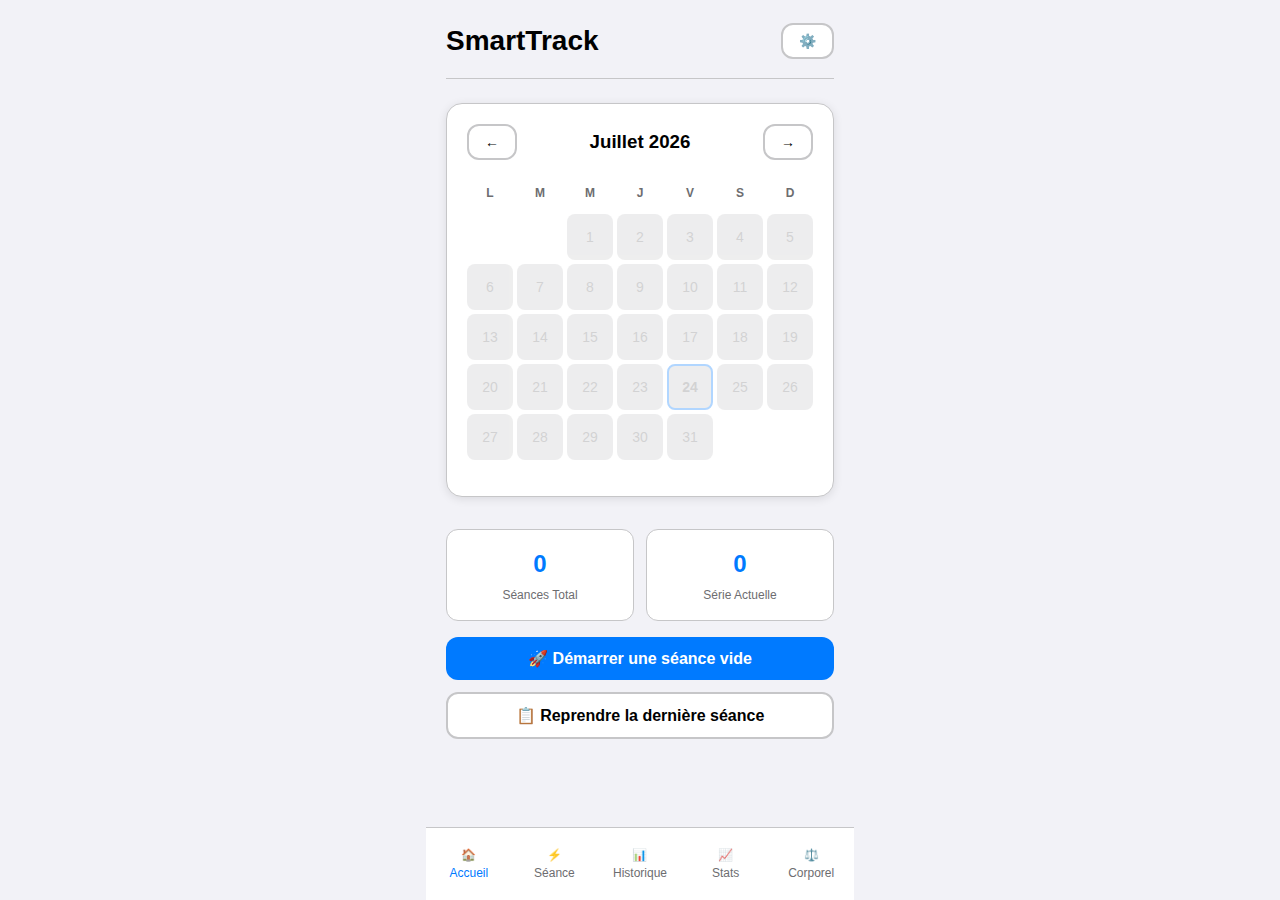
<file: smarttrack-v0.8.html>
<!DOCTYPE html>
<html lang="fr">
<head>
    <meta charset="UTF-8">
    <meta name="viewport" content="width=device-width, initial-scale=1.0">
    <title>SmartTrack - Suivi Intelligent d'Entraînement</title>    
    <link rel="manifest" href="manifest.json">
    <meta name="theme-color" content="#007AFF">
    
    <style>
        /* === VARIABLES CSS === */
        :root {
            --primary: #007AFF;
            --primary-dark: #0056CC;
            --secondary: #34C759;
            --danger: #FF3B30;
            --warning: #FF9500;
            --background: #F2F2F7;
            --surface: #FFFFFF;
            --text-primary: #000000;
            --text-secondary: #6D6D70;
            --border: #C6C6C8;
            --shadow: rgba(0, 0, 0, 0.1);
        }

        [data-theme="dark"] {
            --background: #1C1C1E;
            --surface: #2C2C2E;
            --text-primary: #FFFFFF;
            --text-secondary: #8E8E93;
            --border: #38383A;
            --shadow: rgba(0, 0, 0, 0.3);
        }

        /* === RESET & BASE === */
        * {
            margin: 0;
            padding: 0;
            box-sizing: border-box;
        }

        body {
            font-family: -apple-system, BlinkMacSystemFont, 'Segoe UI', Roboto, sans-serif;
            background: var(--background);
            color: var(--text-primary);
            line-height: 1.5;
            overflow-x: hidden;
        }

        /* === LAYOUT === */
        .app-container {
            max-width: 428px;
            margin: 0 auto;
            min-height: 100vh;
            background: var(--background);
            display: flex;
            flex-direction: column;
        }

        .screen {
            display: none;
            flex: 1;
            padding: 20px;
            animation: slideIn 0.3s ease-out;
        }

        .screen.active {
            display: flex;
            flex-direction: column;
        }

        @keyframes slideIn {
            from { opacity: 0; transform: translateX(20px); }
            to { opacity: 1; transform: translateX(0); }
        }

        /* === NAVIGATION === */
        .nav-bar {
            background: var(--surface);
            border-top: 1px solid var(--border);
            padding: 10px 0;
            display: flex;
            justify-content: space-around;
            position: sticky;
            bottom: 0;
            z-index: 100;
        }

        .nav-item {
            flex: 1;
            text-align: center;
            padding: 8px;
            cursor: pointer;
            color: var(--text-secondary);
            font-size: 12px;
            transition: color 0.2s;
        }

        .nav-item.active {
            color: var(--primary);
        }

        .nav-item:hover {
            color: var(--primary);
        }

        /* === COMPONENTS === */
        .header {
            display: flex;
            justify-content: space-between;
            align-items: center;
            margin-bottom: 24px;
            padding-bottom: 16px;
            border-bottom: 1px solid var(--border);
        }

        .header h1 {
            font-size: 28px;
            font-weight: 700;
        }

        .card {
            background: var(--surface);
            border-radius: 16px;
            padding: 20px;
            margin-bottom: 16px;
            box-shadow: 0 2px 10px var(--shadow);
            border: 1px solid var(--border);
        }

        .btn {
            padding: 12px 24px;
            border: none;
            border-radius: 12px;
            font-size: 16px;
            font-weight: 600;
            cursor: pointer;
            transition: all 0.2s;
            text-align: center;
            display: inline-block;
            text-decoration: none;
        }

        .btn-primary {
            background: var(--primary);
            color: white;
        }

        .btn-primary:hover {
            background: var(--primary-dark);
            transform: translateY(-1px);
        }

        .btn-secondary {
            background: var(--surface);
            color: var(--text-primary);
            border: 2px solid var(--border);
        }

        .btn-secondary:hover {
            border-color: var(--primary);
        }

        .btn-danger {
            background: var(--danger);
            color: white;
        }

        .btn-success {
            background: var(--secondary);
            color: white;
        }

        .btn-full {
            width: 100%;
            margin-bottom: 12px;
        }

        .btn-small {
            padding: 8px 16px;
            font-size: 14px;
        }

        .input-group {
            margin-bottom: 16px;
        }

        .input-group label {
            display: block;
            margin-bottom: 8px;
            font-weight: 500;
            color: var(--text-secondary);
        }

        .input, .select, .textarea {
            width: 100%;
            padding: 12px 16px;
            border: 2px solid var(--border);
            border-radius: 12px;
            font-size: 16px;
            background: var(--surface);
            color: var(--text-primary);
            transition: border-color 0.2s;
        }

        .input:focus, .select:focus, .textarea:focus {
            outline: none;
            border-color: var(--primary);
        }

        .textarea {
            resize: vertical;
            min-height: 80px;
        }

        .checkbox-group {
            display: flex;
            align-items: center;
            gap: 8px;
            margin-bottom: 16px;
        }

        .checkbox {
            width: 20px;
            height: 20px;
        }

        /* === CALENDAR GRID === */
        .calendar-grid {
            display: grid;
            grid-template-columns: repeat(7, 1fr);
            gap: 2px;
            margin: 16px 0;
            max-height: 120px;
            overflow: hidden;
        }

        .calendar-day {
            aspect-ratio: 1;
            border-radius: 4px;
            background: var(--border);
            opacity: 0.3;
            font-size: 10px;
            display: flex;
            align-items: center;
            justify-content: center;
            color: var(--text-secondary);
            max-width: 20px;
            max-height: 20px;
        }

        .calendar-day.active {
            opacity: 1;
            background: var(--secondary);
            color: white;
        }

        .calendar-day.high-volume {
            background: var(--primary);
            color: white;
        }

        /* === STATS === */
        .stats-grid {
            display: grid;
            grid-template-columns: repeat(2, 1fr);
            gap: 12px;
            margin: 16px 0;
        }

        .stat-card {
            background: var(--surface);
            padding: 16px;
            border-radius: 12px;
            text-align: center;
            border: 1px solid var(--border);
        }

        .stat-value {
            font-size: 24px;
            font-weight: 700;
            color: var(--primary);
        }

        .stat-label {
            font-size: 12px;
            color: var(--text-secondary);
            margin-top: 4px;
        }

        /* === EXERCISE LIST === */
        .exercise-item {
            display: flex;
            justify-content: space-between;
            align-items: center;
            padding: 16px;
            background: var(--surface);
            border-radius: 12px;
            margin-bottom: 8px;
            border: 1px solid var(--border);
        }

        .exercise-actions {
            display: flex;
            gap: 8px;
        }

        /* === LIVE SESSION === */
        .session-timer {
            text-align: center;
            font-size: 48px;
            font-weight: 700;
            color: var(--primary);
            margin: 24px 0;
        }

        .current-exercise {
            text-align: center;
            margin: 24px 0;
        }

        .exercise-name {
            font-size: 24px;
            font-weight: 600;
            margin-bottom: 8px;
        }

        .set-counter {
            font-size: 18px;
            color: var(--text-secondary);
        }

        .performance-inputs {
            display: grid;
            grid-template-columns: 1fr 1fr;
            gap: 12px;
            margin: 24px 0;
        }

        .rest-timer {
            text-align: center;
            margin: 24px 0;
        }

        .rest-time {
            font-size: 72px;
            font-weight: 700;
            color: var(--warning);
        }

        .next-exercise {
            background: var(--surface);
            padding: 16px;
            border-radius: 12px;
            margin-top: 16px;
            border: 1px solid var(--border);
        }

        /* === MODAL === */
        .modal {
            display: none;
            position: fixed;
            top: 0;
            left: 0;
            width: 100%;
            height: 100%;
            background: rgba(0, 0, 0, 0.5);
            z-index: 1000;
            align-items: center;
            justify-content: center;
            padding: 20px;
        }

        .modal.active {
            display: flex;
        }

        .modal-content {
            background: var(--surface);
            border-radius: 16px;
            padding: 24px;
            max-width: 400px;
            width: 100%;
            max-height: 80vh;
            overflow-y: auto;
        }

        .modal-header {
            display: flex;
            justify-content: space-between;
            align-items: center;
            margin-bottom: 20px;
        }

        .close-btn {
            background: none;
            border: none;
            font-size: 24px;
            cursor: pointer;
            color: var(--text-secondary);
        }

        /* === NOTIFICATION === */
        .notification {
            position: fixed;
            top: 20px;
            left: 50%;
            transform: translateX(-50%);
            background: var(--secondary);
            color: white;
            padding: 12px 24px;
            border-radius: 8px;
            z-index: 1001;
            display: none;
        }

        .notification.show {
            display: block;
            animation: slideDown 0.3s ease-out;
        }

        @keyframes slideDown {
            from { transform: translate(-50%, -100%); }
            to { transform: translate(-50%, 0); }
        }

        /* === CHART CONTAINER === */
        .chart-container {
            height: 300px;
            margin: 20px 0;
            background: var(--surface);
            border-radius: 12px;
            padding: 16px;
            border: 1px solid var(--border);
            display: flex;
            align-items: center;
            justify-content: center;
            color: var(--text-secondary);
        }

        /* === RESPONSIVE === */
        @media (max-width: 480px) {
            .app-container {
                max-width: 100%;
            }
            
            .screen {
                padding: 16px;
            }
            
            .performance-inputs {
                grid-template-columns: 1fr;
            }
        }
    </style>
</head>
<body>
    <div class="app-container">
        <!-- Écran 0: Tableau de Bord -->
        <div id="screen-dashboard" class="screen active">
            <div class="header">
                <h1>SmartTrack</h1>
                <button class="btn btn-small btn-secondary" onclick="actions.showSettings()">⚙️</button>
            </div>
            
            <div class="card">
                <h3>Calendrier de Régularité</h3>
                <div id="calendar-grid" class="calendar-grid"></div>
            </div>
            
            <div class="stats-grid">
                <div class="stat-card">
                    <div class="stat-value" id="total-sessions">0</div>
                    <div class="stat-label">Séances Total</div>
                </div>
                <div class="stat-card">
                    <div class="stat-value" id="current-streak">0</div>
                    <div class="stat-label">Série Actuelle</div>
                </div>
            </div>
            
            <button class="btn btn-primary btn-full" onclick="actions.startNewSession()">
                🚀 Démarrer une séance vide
            </button>
            <button class="btn btn-secondary btn-full" onclick="actions.resumeLastSession()">
                📋 Reprendre la dernière séance
            </button>
        </div>

        <!-- Écran 1: Préparation de Séance -->
        <div id="screen-preparation" class="screen">
            <div class="header">
                <button class="btn btn-small btn-secondary" onclick="actions.showScreen('dashboard')">← Retour</button>
                <h1>Préparation</h1>
                <div></div>
            </div>
            
            <div class="card">
                <div class="input-group">
                    <label>Date de la séance</label>
                    <input type="date" id="session-date" class="input" onchange="actions.updateSessionDate(this.value)">
                </div>
                
                <div class="input-group">
                    <label>Notes de séance</label>
                    <textarea id="session-notes" class="textarea" placeholder="Notes optionnelles..." onchange="actions.updateSessionNotes(this.value)"></textarea>
                </div>
                
                <button class="btn btn-secondary btn-full" onclick="actions.showTemplates()">
                    📋 Charger un modèle
                </button>
            </div>
            
            <div class="card">
                <h3>Ajouter un exercice</h3>
                <div class="input-group">
                    <select id="exercise-select" class="select">
                        <option value="">Sélectionner un exercice...</option>
                    </select>
                </div>
                <button class="btn btn-primary btn-full" onclick="actions.addExerciseToSession()">
                    ➕ Ajouter à la séance
                </button>
            </div>
            
            <div class="card">
                <h3>Exercices prévus</h3>
                <div id="planned-exercises"></div>
            </div>
            
            <button class="btn btn-success btn-full" onclick="actions.startLiveSession()" id="start-live-btn" style="display: none;">
                🚀 Démarrer la Séance Live
            </button>

            <button class="btn btn-secondary btn-full" onclick="actions.saveSessionManually()" id="save-manual-btn" style="display: none;">
                💾 Sauvegarder sans Live
            </button>
        </div>

        <!-- Écran 2: Séance Live -->
        <div id="screen-live" class="screen">
            <div class="header">
                <button class="btn btn-small btn-danger" onclick="actions.stopLiveSession()">⏹️ Arrêter</button>
                <div class="session-timer" id="live-timer">00:00</div>
                <div></div>
            </div>
            
            <div id="live-content"></div>
        </div>

        <!-- Écran 3: Historique -->
        <div id="screen-history" class="screen">
            <div class="header">
                <h1>Historique</h1>
                <div class="stat-value" id="history-count">0</div>
            </div>
            
            <div id="sessions-list"></div>
        </div>

        <!-- Écran 4: Statistiques -->
        <div id="screen-stats" class="screen">
            <div class="header">
                <h1>Statistiques</h1>
            </div>
            
            <div class="card">
                <div class="input-group">
                    <label>Sélectionner un exercice</label>
                    <select id="stats-exercise-select" class="select" onchange="actions.updateStats(this.value)">
                        <option value="">Choisir un exercice...</option>
                    </select>
                </div>
            </div>
            
            <div id="stats-content"></div>
        </div>

        <!-- Écran 5: Suivi Corporel -->
        <div id="screen-body" class="screen">
            <div class="header">
                <h1>Mensurations</h1>
            </div>
            
            <div class="card">
                <h3>Nouvelle mensuration</h3>
                <div class="input-group">
                    <label>Date</label>
                    <input type="date" id="measurement-date" class="input">
                </div>
                <div class="input-group">
                    <label>Poids (kg)</label>
                    <input type="number" id="measurement-weight" class="input" step="0.1">
                </div>
                <div class="input-group">
                    <label>Tour de taille (cm)</label>
                    <input type="number" id="measurement-waist" class="input" step="0.5">
                </div>
                <div class="input-group">
                    <label>Tour de poitrine (cm)</label>
                    <input type="number" id="measurement-chest" class="input" step="0.5">
                </div>
                <div class="input-group">
                    <label>Tour de bras (cm)</label>
                    <input type="number" id="measurement-arm" class="input" step="0.5">
                </div>
                <div class="input-group">
                    <label>Tour de cuisse (cm)</label>
                    <input type="number" id="measurement-thigh" class="input" step="0.5">
                </div>
                <button class="btn btn-primary btn-full" onclick="actions.addMeasurement()">
                    ➕ Ajouter la mensuration
                </button>
            </div>
            
            <div class="card">
                <h3>Évolution des mensurations</h3>
                <div class="chart-container">
                    📊 Graphiques d'évolution des mensurations
                </div>
            </div>
            
            <div id="measurements-list"></div>
        </div>

        <!-- Écran 6: Gestion des Exercices -->
        <div id="screen-exercises" class="screen">
            <div class="header">
                <button class="btn btn-small btn-secondary" onclick="actions.showSettings()">← Retour</button>
                <h1>Exercices</h1>
                <div></div>
            </div>
            
            <div class="card">
                <h3 id="exercise-form-title">Nouvel exercice</h3>
                <div class="input-group">
                    <label>Nom de l'exercice</label>
                    <input type="text" id="exercise-name" class="input" placeholder="Ex: Développé couché">
                </div>
                <div class="checkbox-group">
                    <input type="checkbox" id="exercise-unilateral" class="checkbox">
                    <label for="exercise-unilateral">Exercice unilatéral</label>
                </div>
                <div class="input-group">
                    <label>Temps de repos par défaut (secondes)</label>
                    <input type="number" id="exercise-rest" class="input" value="90">
                </div>
                <div class="input-group">
                    <label>Groupe musculaire</label>
                    <select id="exercise-muscle-group" class="select">
                        <option value="biceps">Biceps</option>
                        <option value="triceps">Triceps</option>
                        <option value="epaules">Épaules</option>
                        <option value="dos">Dos</option>
                        <option value="pectoraux">Pectoraux</option>
                        <option value="jambes">Jambes</option>
                        <option value="autres">Autres</option>
                    </select>
                </div>
                <div class="input-group">
                    <label>Point d'ancrage</label>
                    <select id="exercise-anchor" class="select" onchange="showExerciseExamples(this.value)">
                        <option value="none">🏃 Sans ancrage (élastique libre)</option>
                        <option value="door-middle">🚪 Porte - hauteur moyenne</option>
                        <option value="door-high">🚪⬆️ Porte - position haute</option>
                        <option value="door-low">🚪⬇️ Porte - position basse</option>
                        <option value="floor">🦵 Sol/Pieds (marcher dessus)</option>
                        <option value="body">🔄 Corps (élastique autour)</option>
                        <option value="external">🌳 Ancrage extérieur</option>
                    </select>
                    <div id="exercise-examples" style="margin-top: 8px; padding: 8px; background: var(--background); border-radius: 6px; font-size: 12px; color: var(--text-secondary); display: none;">
                        <strong>Exemples d'exercices :</strong>
                        <div id="examples-list"></div>
                    </div>
                </div>
                <button class="btn btn-primary btn-full" onclick="actions.saveExercise()" id="save-exercise-btn">
                    ➕ Ajouter l'exercice
                </button>
                <button class="btn btn-secondary btn-full" onclick="actions.loadPredefinedExercises()" id="load-predefined-btn">
                    📚 Charger les exercices SmartWorkout
                </button>
                <button class="btn btn-secondary btn-full" onclick="actions.cancelExerciseEdit()" id="cancel-exercise-btn" style="display: none;">
                    ❌ Annuler
                </button>
            </div>
            
            <div class="card">
                <h3>Mes exercices</h3>
                <div id="exercises-list"></div>
            </div>
        </div>

        <!-- Écran 7: Gestion des Modèles -->
        <div id="screen-templates" class="screen">
            <div class="header">
                <button class="btn btn-small btn-secondary" onclick="actions.showSettings()">← Retour</button>
                <h1>Modèles</h1>
                <div></div>
            </div>
            
            <div class="card">
                <h3>Nouveau modèle</h3>
                <div class="input-group">
                    <label>Nom du modèle</label>
                    <input type="text" id="template-name" class="input" placeholder="Ex: Push Day">
                </div>
                <div class="input-group">
                    <label>Exercices</label>
                    <div id="template-exercises-checkboxes"></div>
                </div>
                <button class="btn btn-primary btn-full" onclick="actions.saveTemplate()">
                    ➕ Créer le modèle
                </button>
            </div>
            
            <div class="card">
                <h3>Mes modèles</h3>
                <div id="templates-list"></div>
            </div>
        </div>

        <!-- Écran 8: Paramètres -->
        <div id="screen-settings" class="screen">
            <div class="header">
                <button class="btn btn-small btn-secondary" onclick="actions.showScreen('dashboard')">← Retour</button>
                <h1>Paramètres</h1>
                <div></div>
            </div>
            
            <div class="card">
                <h3>Apparence</h3>
                <div class="checkbox-group">
                    <input type="checkbox" id="dark-theme" class="checkbox" onchange="actions.toggleTheme()">
                    <label for="dark-theme">Thème sombre</label>
                </div>
            </div>
            
            <div class="card">
                <h3>Données</h3>
                <button class="btn btn-secondary btn-full" onclick="actions.exportData()">
                    📤 Exporter les données
                </button>
                <button class="btn btn-secondary btn-full" onclick="actions.showImportModal()">
                    📥 Importer les données
                </button>
                <button class="btn btn-danger btn-full" onclick="actions.clearAllData()">
                    🗑️ Effacer toutes les données
                </button>
            </div>
            
            <div class="card">
                <h3>Gestion</h3>
                <button class="btn btn-secondary btn-full" onclick="actions.showScreen('exercises')">
                    💪 Gérer les exercices
                </button>
                <button class="btn btn-secondary btn-full" onclick="actions.showScreen('templates')">
                    📋 Gérer les modèles
                </button>
            </div>
        </div>

        <!-- Écran 9: Saisie Manuelle -->
        <div id="screen-manual-entry" class="screen">
            <div class="header">
                <button class="btn btn-small btn-secondary" onclick="actions.showScreen('preparation')">← Retour</button>
                <h1>Saisie Manuelle</h1>
                <div></div>
            </div>
            
            <div id="manual-entry-content"></div>
        </div>

        <!-- Navigation -->
        <nav class="nav-bar">
            <div class="nav-item active" onclick="actions.showScreen('dashboard')">
                <div>🏠</div>
                <div>Accueil</div>
            </div>
            <div class="nav-item" onclick="actions.showScreen('preparation')">
                <div>⚡</div>
                <div>Séance</div>
            </div>
            <div class="nav-item" onclick="actions.showScreen('history')">
                <div>📊</div>
                <div>Historique</div>
            </div>
            <div class="nav-item" onclick="actions.showScreen('stats')">
                <div>📈</div>
                <div>Stats</div>
            </div>
            <div class="nav-item" onclick="actions.showScreen('body')">
                <div>⚖️</div>
                <div>Corporel</div>
            </div>
        </nav>
    </div>

    <!-- Modals -->
    <div id="templates-modal" class="modal">
        <div class="modal-content">
            <div class="modal-header">
                <h3>Charger un modèle</h3>
                <button class="close-btn" onclick="actions.closeModal('templates-modal')">&times;</button>
            </div>
            <div id="templates-modal-content"></div>
        </div>
    </div>

    <div id="import-modal" class="modal">
        <div class="modal-content">
            <div class="modal-header">
                <h3>Importer des données</h3>
                <button class="close-btn" onclick="actions.closeModal('import-modal')">&times;</button>
            </div>
            <div class="input-group">
                <label>Données JSON</label>
                <textarea id="import-data" class="textarea" rows="10" placeholder="Collez vos données JSON ici..."></textarea>
            </div>
            <button class="btn btn-primary btn-full" onclick="actions.importData()">
                📥 Importer
            </button>
        </div>
    </div>

    <!-- Notification -->
    <div id="notification" class="notification"></div>

    <script>
        // === BASE DE DONNÉES DES ÉLASTIQUES SMARTWORKOUT ELITE ===
        const ELASTICS_DB = {
            cyan: { name: 'Cyan', resistance: 25, color: '#00FFFF', quantity: 3 },
            black: { name: 'Noir', resistance: 20, color: '#000000', quantity: 3 },
            blue: { name: 'Bleu', resistance: 15, color: '#0000FF', quantity: 1 },
            green: { name: 'Vert', resistance: 10, color: '#00FF00', quantity: 1 },
            beige: { name: 'Beige', resistance: 5, color: '#F5F5DC', quantity: 1 }
        };

        // Base de données des exercices pré-définis SmartWorkout
        const PREDEFINED_EXERCISES = {
            biceps: [
                { name: 'Curl biceps', anchor: 'none', unilateral: false },
                { name: 'Curl biceps (poulie basse)', anchor: 'door-low', unilateral: false },
                { name: 'Curl biceps face à la porte', anchor: 'door-middle', unilateral: false },
                { name: 'Curl marteau', anchor: 'none', unilateral: false },
                { name: 'Curl marteau (poulie basse)', anchor: 'door-low', unilateral: false },
                { name: 'Curl biceps avec poignée', anchor: 'none', unilateral: false },
                { name: 'Curl biceps en pronation', anchor: 'none', unilateral: false }
            ],
            epaules: [
                { name: 'Cuban press', anchor: 'none', unilateral: false },
                { name: 'Développé arnold', anchor: 'none', unilateral: false },
                { name: 'Développé militaire assis', anchor: 'floor', unilateral: false },
                { name: 'Élévations frontales', anchor: 'none', unilateral: false },
                { name: 'Élévations latérales', anchor: 'none', unilateral: false },
                { name: 'Oiseau', anchor: 'door-middle', unilateral: false },
                { name: 'Overhead press', anchor: 'none', unilateral: false },
                { name: 'Reverse fly', anchor: 'door-middle', unilateral: false },
                { name: 'Reverse fly unilatéral', anchor: 'door-middle', unilateral: true },
                { name: 'Shrug', anchor: 'none', unilateral: false },
                { name: 'Tirage menton', anchor: 'door-low', unilateral: false }
            ],
            dos: [
                { name: 'Face Pull', anchor: 'door-middle', unilateral: false },
                { name: 'Face pull (poulie basse)', anchor: 'door-low', unilateral: false },
                { name: 'Pull-Over', anchor: 'door-high', unilateral: false },
                { name: 'Rowing buste penché', anchor: 'floor', unilateral: false },
                { name: 'Rowing buste penché (prise large)', anchor: 'floor', unilateral: false },
                { name: 'Rowing buste penché (prise serrée)', anchor: 'floor', unilateral: false },
                { name: 'Soulevé de terre', anchor: 'floor', unilateral: false },
                { name: 'Soulevé de terre (prise large)', anchor: 'floor', unilateral: false },
                { name: 'Tirage Bucheron (poulie basse)', anchor: 'door-low', unilateral: true },
                { name: 'Tirage horizontal unilatéral', anchor: 'door-middle', unilateral: true },
                { name: 'Tirage poulie basse', anchor: 'door-low', unilateral: false },
                { name: 'Tirage poulie basse (supination)', anchor: 'door-low', unilateral: false },
                { name: 'Tirage vertical', anchor: 'door-high', unilateral: false },
                { name: 'Tirage vertical (prise serrée)', anchor: 'door-high', unilateral: false },
                { name: 'Tirage vertical (supination)', anchor: 'door-high', unilateral: false },
                { name: 'Tirage vertical unilatéral', anchor: 'door-high', unilateral: true }
            ],
            jambes: [
                { name: 'Abduction de hanches', anchor: 'body', unilateral: false },
                { name: 'Adduction de hanches', anchor: 'body', unilateral: false },
                { name: 'Donkey kick', anchor: 'body', unilateral: true },
                { name: 'Donkey kick (jambes fléchies)', anchor: 'body', unilateral: true },
                { name: 'Extensions mollets', anchor: 'floor', unilateral: false },
                { name: 'Extensions mollets unilatérales', anchor: 'floor', unilateral: true },
                { name: 'Fentes', anchor: 'none', unilateral: true },
                { name: 'Fentes bulgares', anchor: 'none', unilateral: true },
                { name: 'Front squat', anchor: 'floor', unilateral: false },
                { name: 'Hip thrust', anchor: 'body', unilateral: false },
                { name: 'Leg curl', anchor: 'body', unilateral: false },
                { name: 'Leg extension unilatérale', anchor: 'body', unilateral: true },
                { name: 'Soulevé de terre jambes tendues', anchor: 'floor', unilateral: false },
                { name: 'Squat', anchor: 'none', unilateral: false },
                { name: 'Squat sumo', anchor: 'floor', unilateral: false },
                { name: 'Squat swing', anchor: 'none', unilateral: false },
                { name: 'Thruster', anchor: 'floor', unilateral: false }
            ],
            pectoraux: [
                { name: 'Développé épaules debout', anchor: 'none', unilateral: false },
                { name: 'Développé debout (poulie moyenne)', anchor: 'door-middle', unilateral: false },
                { name: 'Développé debout (2 ancrages)', anchor: 'door-middle', unilateral: false },
                { name: 'Développé décliné', anchor: 'door-low', unilateral: false },
                { name: 'Développé incliné', anchor: 'door-high', unilateral: false },
                { name: 'Développé incliné (poulie basse)', anchor: 'door-low', unilateral: false },
                { name: 'Développé joint (poulie basse)', anchor: 'door-low', unilateral: false },
                { name: 'Développé joint (poulie haute)', anchor: 'door-high', unilateral: false },
                { name: 'Développé 1 ancrage (poulie haute)', anchor: 'door-high', unilateral: false },
                { name: 'Développé joint (poulie moyenne)', anchor: 'door-middle', unilateral: false },
                { name: 'Écarté unilatéral', anchor: 'door-middle', unilateral: true },
                { name: 'Écarté unilatéral (poulie basse)', anchor: 'door-low', unilateral: true },
                { name: 'Écarté unilatéral (poulie haute)', anchor: 'door-high', unilateral: true },
                { name: 'Pompes lestées', anchor: 'body', unilateral: false }
            ],
            triceps: [
                { name: 'Triceps barre au front', anchor: 'door-high', unilateral: false },
                { name: 'Extension triceps (poulie haute)', anchor: 'door-high', unilateral: false },
                { name: 'Extension triceps verticale', anchor: 'none', unilateral: false },
                { name: 'Extension triceps verticale (poulie basse)', anchor: 'door-low', unilateral: false },
                { name: 'Kickback triceps (poulie basse)', anchor: 'door-low', unilateral: false },
                { name: 'Kickback triceps unilatéral', anchor: 'door-low', unilateral: true }
            ]
        };

        // === FONCTIONS UTILITAIRES ÉLASTIQUES ===
        // Fonction pour calculer la résistance totale
        function calculateTotalResistance(selectedElastics) {
            let total = 0;
            Object.keys(selectedElastics).forEach(color => {
                const count = selectedElastics[color] || 0;
                if (ELASTICS_DB[color] && count > 0) {
                    total += ELASTICS_DB[color].resistance * count;
                }
            });
            return total;
        }

        // Fonction pour générer le sélecteur d'élastiques
        function generateElasticSelector(prefix = '') {
            let html = '<div class="elastics-selector" style="margin: 16px 0;">';
            html += '<h4>Combinaison d\'élastiques</h4>';
            html += '<div style="display: grid; grid-template-columns: repeat(2, 1fr); gap: 8px;">';
            
            Object.keys(ELASTICS_DB).forEach(color => {
                const elastic = ELASTICS_DB[color];
                html += `
                    <div style="display: flex; align-items: center; gap: 8px; padding: 8px; background: var(--surface); border-radius: 8px; border: 1px solid var(--border);">
                        <div style="width: 20px; height: 20px; background: ${elastic.color}; border-radius: 50%; border: 1px solid #ccc;"></div>
                        <div style="flex: 1; font-size: 14px;">${elastic.name} (${elastic.resistance}kg)</div>
                        <select id="${prefix}elastic-${color}" class="select" style="width: 60px; padding: 4px;" onchange="updateResistanceDisplay('${prefix}')">
                `;
                
                for (let i = 0; i <= elastic.quantity; i++) {
                    html += `<option value="${i}">${i}</option>`;
                }
                
                html += '</select></div>';
            });
            
            html += '</div>';
            html += `<div style="margin-top: 12px; padding: 8px; background: var(--primary); color: white; border-radius: 8px; text-align: center; font-weight: bold;">
                Résistance totale: <span id="${prefix}total-resistance">0</span> kg
            </div>`;
            html += '</div>';
            
            return html;
        }

        // Fonction pour mettre à jour l'affichage de la résistance
        function updateResistanceDisplay(prefix = '') {
            const selectedElastics = {};
            Object.keys(ELASTICS_DB).forEach(color => {
                const selectElement = document.getElementById(`${prefix}elastic-${color}`);
                if (selectElement) {
                    selectedElastics[color] = parseInt(selectElement.value) || 0;
                }
            });
            
            const total = calculateTotalResistance(selectedElastics);
            const totalElement = document.getElementById(`${prefix}total-resistance`);
            if (totalElement) {
                totalElement.textContent = total;
            }
            
            return { selectedElastics, total };
        }

        // Fonction pour charger les exercices pré-définis
        function loadPredefinedExercises() {
            const exercisesToAdd = [];
            
            Object.keys(PREDEFINED_EXERCISES).forEach(category => {
                PREDEFINED_EXERCISES[category].forEach(ex => {
                    exercisesToAdd.push({
                        id: Date.now() + Math.floor(Math.random() * 1000),
                        name: ex.name,
                        is_unilateral: ex.unilateral,
                        default_rest_time: 90,
                        exercise_type: 'elastics',
                        anchor_point: ex.anchor,
                        muscle_group: category
                    });
                });
            });
            
            return exercisesToAdd;
        }

        // Fonction pour afficher les exemples d'exercices
        function showExerciseExamples(anchorType) {
            const examplesContainer = document.getElementById('exercise-examples');
            const examplesList = document.getElementById('examples-list');
            
            if (anchorType && examplesList) {
                const examples = {
                    'none': ['Biceps curls', 'Élévations latérales', 'Squats', 'Overhead press'],
                    'door-middle': ['Face Pull', 'Développé debout', 'Rowing horizontal'],
                    'door-high': ['Tirage vertical', 'Extension triceps', 'Développé incliné'],
                    'door-low': ['Tirage poulie basse', 'Curl biceps', 'Développé décliné'],
                    'floor': ['Soulevé de terre', 'Rowing buste penché', 'Front squat'],
                    'body': ['Hip thrust', 'Abduction hanches', 'Donkey kick'],
                    'external': ['Exercices extérieurs', 'Sprints résistance']
                };
                
                if (examples[anchorType]) {
                    examplesList.innerHTML = examples[anchorType].join(', ');
                    examplesContainer.style.display = 'block';
                } else {
                    examplesContainer.style.display = 'none';
                }
            }
        }

        // === ARCHITECTURE RÉACTIVE: ÉTAT CENTRAL ===
        let appState = {
            currentScreen: 'dashboard',
            currentSession: null,
            liveSession: null,
            editingExercise: null,
            exercises: [],
            sessions: [],
            templates: [],
            measurements: [],
            records: {},
            settings: {
                theme: 'light'
            }
        };

        // === STOCKAGE LOCAL AVEC VERSIONING ===
        const STORAGE_VERSION = 'v1';
        const STORAGE_PREFIX = `smarttrack_${STORAGE_VERSION}_`;

        const storage = {
            isAvailable() {
                try {
                const test = '__storage_test__';
                localStorage.setItem(test, test);
                localStorage.removeItem(test);
                return true;
                } catch (e) {
                return false;
                }
            },
            
            save(key, data) {
                if (!this.isAvailable()) {
                console.warn('localStorage non disponible');
                return false;
                }
                try {
                localStorage.setItem(STORAGE_PREFIX + key, JSON.stringify(data));
                return true;
                } catch (e) {
                console.error('Erreur de sauvegarde:', e);
                return false;
                }
            },
            
            load(key, defaultValue = null) {
                if (!this.isAvailable()) {
                return defaultValue;
                }
                try {
                const item = localStorage.getItem(STORAGE_PREFIX + key);
                return item ? JSON.parse(item) : defaultValue;
                } catch (e) {
                console.error('Erreur de chargement:', e);
                return defaultValue;
                }
            },
            
            remove(key) {
                if (!this.isAvailable()) {
                return false;
                }
                try {
                localStorage.removeItem(STORAGE_PREFIX + key);
                return true;
                } catch (e) {
                console.error('Erreur de suppression:', e);
                return false;
                }
            },
            
            clear() {
                if (!this.isAvailable()) {
                return false;
                }
                try {
                Object.keys(localStorage).forEach(key => {
                    if (key.startsWith(STORAGE_PREFIX)) {
                    localStorage.removeItem(key);
                    }
                });
                return true;
                } catch (e) {
                console.error('Erreur de nettoyage:', e);
                return false;
                }
            }
        };

        // === FONCTIONS UTILITAIRES DE VALIDATION ===
        const utils = {
            validateNumber(value, min = 0, max = 999) {
                const num = parseFloat(value);
                return !isNaN(num) && num >= min && num <= max ? num : 0;
            },
            
            validateString(value, minLength = 1, maxLength = 100) {
                if (typeof value !== 'string') return '';
                return value.trim().length >= minLength && value.trim().length <= maxLength ? value.trim() : '';
            },
            
            validateEmail(email) {
                const emailRegex = /^[^\s@]+@[^\s@]+\.[^\s@]+$/;
                return emailRegex.test(email);
            },
            
            validateDate(dateString) {
                const date = new Date(dateString);
                return !isNaN(date.getTime()) && dateString.match(/^\d{4}-\d{2}-\d{2}$/);
            }
        };

        // === ACTIONS (MODIFICATION DE L'ÉTAT) ===
        const actions = {
            // Initialisation
            init() {
                this.loadData();
                this.applyTheme();
                this.setCurrentDate();
                render();
            },
            
            loadData() {
                appState.exercises = storage.load('exercises', []);
                appState.sessions = storage.load('sessions', []);
                appState.templates = storage.load('templates', []);
                appState.measurements = storage.load('measurements', []);
                appState.records = storage.load('records', {});
                appState.settings = storage.load('settings', { theme: 'light' });
            },
            
            saveData() {
                storage.save('exercises', appState.exercises);
                storage.save('sessions', appState.sessions);
                storage.save('templates', appState.templates);
                storage.save('measurements', appState.measurements);
                storage.save('records', appState.records);
                storage.save('settings', appState.settings);
            },
            
            // Navigation
            showScreen(screenName) {
                appState.currentScreen = screenName;
                render();
            },
            
            showSettings() {
                appState.currentScreen = 'settings';
                render();
            },
            
            // Gestion des exercices
            saveExercise() {
                const name = utils.validateString(document.getElementById('exercise-name').value, 1, 50);
                const isUnilateral = document.getElementById('exercise-unilateral').checked;
                const restTime = utils.validateNumber(document.getElementById('exercise-rest').value, 30, 600);

                if (!name) {
                    this.showNotification('Le nom de l\'exercice est requis (1-50 caractères)');
                    return;
                }
                
                if (appState.editingExercise) {
                    // Modification
                    const exercise = appState.exercises.find(e => e.id === appState.editingExercise);
                    exercise.name = name;
                    exercise.is_unilateral = isUnilateral;
                    exercise.default_rest_time = restTime;
                    exercise.exercise_type = 'elastics';
                    exercise.anchor_point = document.getElementById('exercise-anchor')?.value || 'none';
                    exercise.muscle_group = document.getElementById('exercise-muscle-group')?.value || 'autres';
                    appState.editingExercise = null;
                } else {
                    // Création
                    const newExercise = {
                        id: Date.now(),
                        name,
                        is_unilateral: isUnilateral,
                        default_rest_time: restTime,
                        exercise_type: 'elastics',
                        anchor_point: document.getElementById('exercise-anchor')?.value || 'none',
                        muscle_group: document.getElementById('exercise-muscle-group')?.value || 'autres'
                    };
                    appState.exercises.push(newExercise);
                }
                
                this.clearExerciseForm();
                this.saveData();
                render();
                this.showNotification('Exercice sauvegardé !');
            },
            
            editExercise(id) {
                const exercise = appState.exercises.find(e => e.id === id);
                if (exercise) {
                    appState.editingExercise = id;
                    document.getElementById('exercise-name').value = exercise.name;
                    document.getElementById('exercise-unilateral').checked = exercise.is_unilateral;
                    document.getElementById('exercise-rest').value = exercise.default_rest_time;
                    document.getElementById('exercise-anchor').value = exercise.anchor_point || 'none';
                    document.getElementById('exercise-muscle-group').value = exercise.muscle_group || 'autres';
                    showExerciseExamples(exercise.anchor_point || 'none');
                    render();
                }
            },
            
            deleteExercise(id) {
                if (confirm('Supprimer cet exercice ? Cette action est irréversible.')) {
                    appState.exercises = appState.exercises.filter(e => e.id !== id);
                    this.saveData();
                    render();
                    this.showNotification('Exercice supprimé');
                }
            },
            
            cancelExerciseEdit() {
                appState.editingExercise = null;
                this.clearExerciseForm();
                render();
            },
            
            clearExerciseForm() {
                document.getElementById('exercise-name').value = '';
                document.getElementById('exercise-unilateral').checked = false;
                document.getElementById('exercise-rest').value = '90';
                document.getElementById('exercise-anchor').value = 'none';
                document.getElementById('exercise-muscle-group').value = 'biceps';
                document.getElementById('exercise-examples').style.display = 'none';
            },
            
            // Gestion des modèles
            saveTemplate() {
                const name = document.getElementById('template-name').value.trim();
                const checkboxes = document.querySelectorAll('#template-exercises-checkboxes input:checked');
                const exerciseIds = Array.from(checkboxes).map(cb => {
                    const id = cb.value;
                    return isNaN(parseInt(id)) ? id : parseInt(id);
                });
                
                if (!name) {
                    this.showNotification('Le nom du modèle est requis');
                    return;
                }
                
                if (exerciseIds.length === 0) {
                    this.showNotification('Sélectionnez au moins un exercice');
                    return;
                }
                
                const newTemplate = {
                    id: Date.now(),
                    name,
                    exerciseIds
                };
                
                appState.templates.push(newTemplate);
                this.clearTemplateForm();
                this.saveData();
                render();
                this.showNotification('Modèle créé !');
            },
            
            deleteTemplate(id) {
                if (confirm('Supprimer ce modèle ?')) {
                    appState.templates = appState.templates.filter(t => t.id !== id);
                    this.saveData();
                    render();
                    this.showNotification('Modèle supprimé');
                }
            },
            
            clearTemplateForm() {
                document.getElementById('template-name').value = '';
                const checkboxes = document.querySelectorAll('#template-exercises-checkboxes input');
                checkboxes.forEach(cb => cb.checked = false);
            },
            
            // Préparation de séance
            setCurrentDate() {
                const today = new Date().toISOString().split('T')[0];
                const dateInput = document.getElementById('session-date');
                if (dateInput) {
                    dateInput.value = today;
                    appState.currentSession = {
                        date: today,
                        notes: '',
                        exercises: []
                    };
                }
            },
            
            updateSessionDate(date) {
                if (appState.currentSession) {
                    appState.currentSession.date = date;
                }
            },
            
            updateSessionNotes(notes) {
                if (appState.currentSession) {
                    appState.currentSession.notes = notes;
                }
            },
            
            addExerciseToSession() {
                const select = document.getElementById('exercise-select');
                const exerciseId = parseInt(select.value);
                
                if (!exerciseId || isNaN(exerciseId)) {
                    this.showNotification('Sélectionnez un exercice');
                    return;
                }
                
                if (!appState.currentSession) {
                    appState.currentSession = {
                        date: new Date().toISOString().split('T')[0],
                        notes: '',
                        exercises: []
                    };
                }
                
                // Vérifier si l'exercice n'est pas déjà dans la liste
                const exists = appState.currentSession.exercises.find(e => e.exercise_id === exerciseId);
                if (exists) {
                    this.showNotification('Cet exercice est déjà dans la liste');
                    return;
                }
                
                appState.currentSession.exercises.push({
                    exercise_id: exerciseId,
                    planned_sets: 3,
                    sets: []
                });
                
                select.value = '';
                render();
                this.showNotification('Exercice ajouté !');
            },
            
            removeExerciseFromSession(exerciseId) {
                if (appState.currentSession) {
                    appState.currentSession.exercises = appState.currentSession.exercises.filter(
                        e => e.exercise_id !== exerciseId
                    );
                    render();
                }
            },
            
            updatePlannedSets(exerciseId, sets) {
                if (appState.currentSession) {
                    const exercise = appState.currentSession.exercises.find(e => e.exercise_id === exerciseId);
                    if (exercise) {
                        const setsNumber = utils.validateNumber(sets, 1, 20);
                        if (setsNumber > 0) {
                            exercise.planned_sets = setsNumber;
                        } else {
                            // Remettre la valeur précédente si la validation échoue
                            const input = document.querySelector(`input[onchange*="${exerciseId}"]`);
                            if (input) {
                                input.value = exercise.planned_sets;
                            }
                            this.showNotification('Nombre de séries invalide (1-20)');
                        }
                    }
                }
            },
            
            startNewSession() {
                appState.currentSession = {
                    date: new Date().toISOString().split('T')[0],
                    notes: '',
                    exercises: []
                };
                this.showScreen('preparation');
            },
            
            resumeLastSession() {
                const lastSession = appState.sessions[appState.sessions.length - 1];
                if (lastSession) {
                    appState.currentSession = {
                        date: new Date().toISOString().split('T')[0],
                        notes: '',
                        exercises: lastSession.exercises.map(e => ({
                            exercise_id: e.exercise_id,
                            planned_sets: e.planned_sets,
                            sets: []
                        }))
                    };
                    this.showScreen('preparation');
                } else {
                    this.showNotification('Aucune séance précédente trouvée');
                }
            },

            saveSessionManually() {
                if (!appState.currentSession || appState.currentSession.exercises.length === 0) {
                    this.showNotification('Ajoutez au moins un exercice');
                    return;
                }
                
                // Préparer la séance pour saisie manuelle
                appState.manualSession = {
                    ...appState.currentSession,
                    id: Date.now(),
                    startTime: Date.now(),
                    currentExerciseIndex: 0
                };
                
                this.showScreen('manual-entry');
                render();
            },

            finishManualSession() {
                if (appState.manualSession) {
                    // S'assurer que la date est bien celle d'aujourd'hui
                    appState.manualSession.endTime = Date.now();
                    appState.manualSession.date = new Date().toISOString().split('T')[0];
                    
                    appState.sessions.push(appState.manualSession);
                    appState.manualSession = null;
                    appState.currentSession = null;
                    
                    // Sauvegarder AVANT de changer d'écran
                    this.saveData();
                    
                    this.showScreen('dashboard');
                    this.showNotification('Séance sauvegardée !');
                    
                    // Forcer la mise à jour du calendrier après un petit délai
                    setTimeout(() => {
                        render();
                        console.log('Sessions après sauvegarde:', appState.sessions.map(s => s.date));
                    }, 50);
                }
            },

            saveManualSet() {
                if (!appState.manualSession) return;
                
                const currentExercise = appState.manualSession.exercises[appState.manualSession.currentExerciseIndex];
                const exercise = appState.exercises.find(e => e.id === currentExercise.exercise_id);
                
                // Récupérer les données
                let performance = {};
                const setType = document.getElementById('manual-set-type')?.value || 'work';
                
                // Récupérer la combinaison d'élastiques
                const elasticsData = updateResistanceDisplay('manual-');
                
                if (exercise.is_unilateral) {
                    performance = {
                        left_reps: parseInt(document.getElementById('manual-left-reps')?.value) || 0,
                        right_reps: parseInt(document.getElementById('manual-right-reps')?.value) || 0,
                        elastics: elasticsData.selectedElastics,
                        total_resistance: elasticsData.total
                    };
                } else {
                    performance = {
                        reps: parseInt(document.getElementById('manual-reps')?.value) || 0,
                        elastics: elasticsData.selectedElastics,
                        total_resistance: elasticsData.total
                    };
                }
                
                // Ajouter la série
                currentExercise.sets.push({
                    type: setType,
                    ...performance
                });
                
                // Vérifier les records
                this.checkRecords(currentExercise.exercise_id, performance, setType);
                
                // Vérifier si on a atteint le nombre de séries prévues
                if (currentExercise.sets.length >= currentExercise.planned_sets) {
                    // Vérifier s'il y a encore des exercices
                    if (appState.manualSession.currentExerciseIndex + 1 >= appState.manualSession.exercises.length) {
                        // C'était le dernier exercice, proposer de finir
                        if (confirm('Toutes les séries prévues sont terminées. Finir la séance ?')) {
                            this.finishManualSession();
                        } else {
                            render();
                        }
                    } else {
                        // Passer automatiquement à l'exercice suivant
                        this.nextManualExercise();
                    }
                    return;
                }
                
                // Effacer les champs pour la série suivante
                if (exercise.is_unilateral) {
                    document.getElementById('manual-left-reps').value = '';
                    document.getElementById('manual-right-reps').value = '';
                } else {
                    document.getElementById('manual-reps').value = '';
                }
                
                // Remettre les élastiques à zéro
                Object.keys(ELASTICS_DB).forEach(color => {
                    const selectElement = document.getElementById(`manual-elastic-${color}`);
                    if (selectElement) {
                        selectElement.value = '0';
                    }
                });
                updateResistanceDisplay('manual-');
                
                render();
                this.showNotification('Série ajoutée !');
            },

            nextManualExercise() {
                if (appState.manualSession) {
                    appState.manualSession.currentExerciseIndex++;
                    if (appState.manualSession.currentExerciseIndex >= appState.manualSession.exercises.length) {
                        this.finishManualSession();
                    } else {
                        render();
                    }
                }
            },
            
            // Séance live
            startLiveSession() {
                if (!appState.currentSession || appState.currentSession.exercises.length === 0) {
                    this.showNotification('Ajoutez au moins un exercice');
                    return;
                }
                
                appState.liveSession = {
                    ...appState.currentSession,
                    id: Date.now(),
                    startTime: Date.now(),
                    currentExerciseIndex: 0,
                    currentSetIndex: 0,
                    isResting: false,
                    restStartTime: null,
                    restDuration: 0
                };
                
                this.showScreen('live');
                this.startSessionTimer();
                render();
            },
            
            startSessionTimer() {
                if (appState.sessionTimer) {
                    clearInterval(appState.sessionTimer);
                }
                
                appState.sessionTimer = setInterval(() => {
                    if (appState.liveSession) {
                        const elapsed = Date.now() - appState.liveSession.startTime;
                        const timerElement = document.getElementById('live-timer');
                        if (timerElement) {
                            timerElement.textContent = this.formatTime(elapsed);
                        }
                        
                        // Gérer le timer de repos
                        if (appState.liveSession.isResting) {
                            const restElapsed = Date.now() - appState.liveSession.restStartTime;
                            const restRemaining = Math.max(0, appState.liveSession.restDuration - restElapsed);
                            const restElement = document.querySelector('.rest-time');
                            if (restElement) {
                                restElement.textContent = this.formatTime(restRemaining);
                                if (restRemaining === 0) {
                                    restElement.style.color = 'var(--danger)';
                                }
                            }
                        }
                    }
                }, 1000);
            },
            
            formatTime(ms) {
                const totalSeconds = Math.floor(ms / 1000);
                const minutes = Math.floor(totalSeconds / 60);
                const seconds = totalSeconds % 60;
                return `${minutes.toString().padStart(2, '0')}:${seconds.toString().padStart(2, '0')}`;
            },
            
            validateSet() {
                if (!appState.liveSession) return;
                
                const currentExercise = appState.liveSession.exercises[appState.liveSession.currentExerciseIndex];
                const exercise = appState.exercises.find(e => e.id === currentExercise.exercise_id);
                
                // Récupérer les données de performance
                let performance = {};
                const setType = document.getElementById('set-type')?.value || 'work';
                
                // Récupérer la combinaison d'élastiques
                const elasticsData = updateResistanceDisplay();
                
                if (exercise.is_unilateral) {
                    performance = {
                        left_reps: parseInt(document.getElementById('left-reps')?.value) || 0,
                        right_reps: parseInt(document.getElementById('right-reps')?.value) || 0,
                        elastics: elasticsData.selectedElastics,
                        total_resistance: elasticsData.total
                    };
                } else {
                    performance = {
                        reps: parseInt(document.getElementById('reps')?.value) || 0,
                        elastics: elasticsData.selectedElastics,
                        total_resistance: elasticsData.total
                    };
                }
                
                // Ajouter la série
                currentExercise.sets.push({
                    type: setType,
                    ...performance
                });
                
                // Vérifier les records
                this.checkRecords(currentExercise.exercise_id, performance, setType);
                
                // Vérifier si on a atteint le nombre de séries prévues
                if (currentExercise.sets.length >= currentExercise.planned_sets) {
                    // Vérifier s'il y a encore des exercices
                    if (appState.liveSession.currentExerciseIndex + 1 >= appState.liveSession.exercises.length) {
                        // C'était le dernier exercice, finir la séance
                        this.finishLiveSession();
                    } else {
                        // Passer à l'exercice suivant
                        this.nextExercise();
                    }
                } else {
                    // Passer au repos pour la série suivante
                    appState.liveSession.isResting = true;
                    appState.liveSession.restStartTime = Date.now();
                    appState.liveSession.restDuration = exercise.default_rest_time * 1000;
                    render();
                }
            },
            
            skipRest() {
                if (appState.liveSession) {
                    appState.liveSession.isResting = false;
                    render();
                }
            },
            
            nextExercise() {
                if (!appState.liveSession) return;
                appState.liveSession.currentExerciseIndex++;
                appState.liveSession.currentSetIndex = 0;
                
                if (appState.liveSession.currentExerciseIndex >= appState.liveSession.exercises.length) {
                    this.finishLiveSession();
                } else {
                    // Ajouter un repos de 2 minutes entre les exercices
                    appState.liveSession.isResting = true;
                    appState.liveSession.restStartTime = Date.now();
                    appState.liveSession.restDuration = 120 * 1000; // 2 minutes en millisecondes
                    render();
                }
            },
            
            // Nettoyer tous les timers actifs
            cleanupTimers() {
                if (appState.sessionTimer) {
                    clearInterval(appState.sessionTimer);
                    appState.sessionTimer = null;
                }
                if (appState.restTimer) {
                    clearInterval(appState.restTimer);
                    appState.restTimer = null;
                }
            },

            finishLiveSession() {
                if (!appState.liveSession) return;
                
                // Sauvegarder la séance avec la date d'aujourd'hui
                const sessionToSave = {
                    ...appState.liveSession,
                    endTime: Date.now(),
                    date: new Date().toISOString().split('T')[0] // S'assurer que la date est aujourd'hui
                };
  
                appState.sessions.push(sessionToSave);
                
                // Nettoyer
                appState.liveSession = null;
                appState.currentSession = null;
                this.cleanupTimers();
                
                // Sauvegarder AVANT de changer d'écran
                this.saveData();
  
                this.showScreen('dashboard');
                this.showNotification('Séance terminée ! 🎉');
                
                // Forcer la mise à jour du calendrier après un petit délai
                setTimeout(() => {
                    render();
                    console.log('Sessions après sauvegarde:', appState.sessions.map(s => s.date));
                }, 50);
            },
            
            stopLiveSession() {
                if (confirm('Arrêter la séance ? Les données seront perdues.')) {
                    appState.liveSession = null;
                    this.cleanupTimers(); // Utilise la nouvelle fonction
                    this.showScreen('preparation');
                    render();
                }
            },
            
            // Gestion des records
            checkRecords(exerciseId, performance, setType) {
                if (setType !== 'work') return; // Seules les séries de travail comptent pour les records
                
                if (!appState.records[exerciseId]) {
                    appState.records[exerciseId] = [];
                }
                
                const today = new Date().toISOString().split('T')[0];
                let newRecords = [];
                
                // Record de poids max (utiliser la résistance totale des élastiques)
                let maxWeight = performance.total_resistance || 0;
                
                const currentMaxWeight = this.getCurrentRecord(exerciseId, 'max_weight');
                if (maxWeight > currentMaxWeight) {
                    newRecords.push({ date: today, type: 'max_weight', value: maxWeight });
                }
                
                // Record de répétitions max
                let maxReps = 0;
                if (performance.reps) {
                    maxReps = performance.reps;
                } else if (performance.left_reps && performance.right_reps) {
                    maxReps = Math.max(performance.left_reps, performance.right_reps);
                }
                
                const currentMaxReps = this.getCurrentRecord(exerciseId, 'max_reps');
                if (maxReps > currentMaxReps) {
                    newRecords.push({ date: today, type: 'max_reps', value: maxReps });
                }
                
                // 1RM estimé (formule d'Epley)
                if (maxWeight > 0 && maxReps > 0) {
                    const estimated1RM = maxWeight * (1 + maxReps / 30);
                    const current1RM = this.getCurrentRecord(exerciseId, 'max_1rm');
                    if (estimated1RM > current1RM) {
                        newRecords.push({ date: today, type: 'max_1rm', value: estimated1RM });
                    }
                }
                
                // Ajouter les nouveaux records
                if (newRecords.length > 0) {
                    appState.records[exerciseId].push(...newRecords);
                    this.showNotification('🎉 Nouveau PR !');
                }
            },
            
            getCurrentRecord(exerciseId, type) {
                const records = appState.records[exerciseId] || [];
                const typeRecords = records.filter(r => r.type === type);
                return typeRecords.length > 0 ? Math.max(...typeRecords.map(r => r.value)) : 0;
            },

            getLastPerformance(exerciseId) {
                const exercise = appState.exercises.find(e => e.id === exerciseId);
                if (!exercise) return null;
                
                // Trouver la dernière séance avec cet exercice
                const sessionsWithExercise = appState.sessions
                    .filter(session => session.exercises.some(ex => ex.exercise_id === exerciseId))
                    .sort((a, b) => b.date.localeCompare(a.date));
  
                if (sessionsWithExercise.length === 0) return null;
                
                const lastSession = sessionsWithExercise[0];
                const exerciseData = lastSession.exercises.find(ex => ex.exercise_id === exerciseId);
                
                if (!exerciseData || exerciseData.sets.length === 0) return null;
                
                // Récupérer le meilleur set de la dernière séance
                const workSets = exerciseData.sets.filter(set => set.type === 'work');
                if (workSets.length === 0) return null;
  
                const bestSet = workSets.reduce((best, current) => {
                    const currentTotal = (current.total_resistance || 0) * (current.reps || Math.max(current.left_reps || 0, current.right_reps || 0));
                    const bestTotal = (best.total_resistance || 0) * (best.reps || Math.max(best.left_reps || 0, best.right_reps || 0));
                    return currentTotal > bestTotal ? current : best;
                });
  
                return {
                    date: lastSession.date,
                    resistance: bestSet.total_resistance || 0,
                    reps: exercise.is_unilateral ? 
                        `${bestSet.left_reps || 0}G/${bestSet.right_reps || 0}D` : 
                        (bestSet.reps || 0),
                    elastics: bestSet.elastics || {}
                };
            },

            // Navigation du calendrier
            previousMonth() {
                if (!appState.calendarDate) {
                    appState.calendarDate = new Date();
                }
                appState.calendarDate.setMonth(appState.calendarDate.getMonth() - 1);
                render();
            },

            nextMonth() {
                if (!appState.calendarDate) {
                    appState.calendarDate = new Date();
                }
                appState.calendarDate.setMonth(appState.calendarDate.getMonth() + 1);
                render();
            },

            generateMeasurementsChart() {
                console.log('Measurements data:', appState.measurements); // LIGNE DE DEBUG
                if (appState.measurements.length === 0) {
                    return '<p style="text-align: center; color: var(--text-secondary);">Aucune donnée disponible</p>';
                }
    
                // Trier par date
                const sortedMeasurements = [...appState.measurements].sort((a, b) => a.date.localeCompare(b.date));
    
                let chartHtml = '<div style="font-size: 12px; max-height: 250px; overflow-y: auto;">';
    
                // Graphique du poids
                const weightData = sortedMeasurements.filter(m => m.weight && m.weight > 0);
                if (weightData.length > 0) {
                    chartHtml += '<h4>Évolution du poids</h4>';
                    const maxWeight = Math.max(...weightData.map(d => d.weight));
                    const minWeight = Math.min(...weightData.map(d => d.weight));
        
                    weightData.forEach(data => {
                        const date = new Date(data.date).toLocaleDateString('fr-FR', {month: 'short', day: 'numeric'});
                        const barWidth = Math.max(10, ((data.weight - minWeight) / (maxWeight - minWeight)) * 80 + 20);
            
                        chartHtml += `
                            <div style="display: flex; align-items: center; margin: 4px 0;">
                                <div style="width: 60px; font-size: 10px;">${date}</div>
                                <div style="width: ${barWidth}%; height: 15px; background: var(--primary); margin: 0 8px; border-radius: 2px;"></div>
                                <div style="font-size: 10px;">${data.weight}kg</div>
                            </div>
                        `;
                    });
                }
    
                // Graphique de la taille
                const waistData = sortedMeasurements.filter(m => m.waist && m.waist > 0);
                if (waistData.length > 0) {
                    chartHtml += '<h4 style="margin-top: 16px;">Évolution tour de taille</h4>';
                    const maxWaist = Math.max(...waistData.map(d => d.waist));
                    const minWaist = Math.min(...waistData.map(d => d.waist));
                    
                    waistData.forEach(data => {
                        const date = new Date(data.date).toLocaleDateString('fr-FR', {month: 'short', day: 'numeric'});
                        const barWidth = Math.max(10, ((data.waist - minWaist) / (maxWaist - minWaist)) * 80 + 20);
                        
                        chartHtml += `
                            <div style="display: flex; align-items: center; margin: 4px 0;">
                                <div style="width: 60px; font-size: 10px;">${date}</div>
                                <div style="width: ${barWidth}%; height: 15px; background: var(--secondary); margin: 0 8px; border-radius: 2px;"></div>
                                <div style="font-size: 10px;">${data.waist}cm</div>
                            </div>
                        `;
                    });
                }
                
                // Si aucune donnée n'est disponible
                if (weightData.length === 0 && waistData.length === 0) {
                    chartHtml += '<p style="text-align: center; color: var(--text-secondary);">Ajoutez des mensurations pour voir les graphiques</p>';
                }
                
                chartHtml += '</div>';
                return chartHtml;
            },
    

            generateSimpleChart(exerciseId, exerciseName) {
                // Récupérer les données de performance
                const performanceData = [];
                const exercise = appState.exercises.find(e => e.id === exerciseId);
                
                appState.sessions.forEach(session => {
                    const sessionExercise = session.exercises.find(e => e.exercise_id === exerciseId);
                    if (sessionExercise && sessionExercise.sets.length > 0) {
                        // Calculer le meilleur set de la séance
                        let maxWeight = 0;
                        let maxReps = 0;
                        
                        sessionExercise.sets.forEach(set => {
                            if (set.type === 'work') {
                                // Utiliser la résistance totale des élastiques
                                const setWeight = set.total_resistance || 0;
                                if (setWeight > maxWeight) maxWeight = setWeight;
                                
                                // Pour les répétitions
                                if (exercise.is_unilateral) {
                                    const leftReps = set.left_reps || 0;
                                    const rightReps = set.right_reps || 0;
                                    if (leftReps > maxReps) maxReps = leftReps;
                                    if (rightReps > maxReps) maxReps = rightReps;
                                } else {
                                    const setReps = set.reps || 0;
                                    if (setReps > maxReps) maxReps = setReps;
                                }
                            }
                        });
                        
                        if (maxWeight > 0 || maxReps > 0) {
                            performanceData.push({
                                date: session.date,
                                weight: maxWeight,
                                reps: maxReps,
                                volume: maxWeight * maxReps
                            });
                        }
                    }
                });
                
                if (performanceData.length === 0) {
                    return '<p style="text-align: center; color: var(--text-secondary);">Aucune donnée disponible</p>';
                }
                
                // Trier par date
                performanceData.sort((a, b) => a.date.localeCompare(b.date));
                
                // Créer un graphique simple
                let chartHtml = `<div style="font-size: 12px; max-height: 250px; overflow-y: auto;">`;
                chartHtml += `<h4>Progression du poids max</h4>`;
                
                const maxWeight = Math.max(...performanceData.map(d => d.weight));
                
                performanceData.forEach((data, index) => {
                    const date = new Date(data.date).toLocaleDateString('fr-FR', {month: 'short', day: 'numeric'});
                    const barWidth = Math.max(1, (data.weight / maxWeight) * 100);
                    
                    chartHtml += `
                        <div style="display: flex; align-items: center; margin: 4px 0;">
                            <div style="width: 60px; font-size: 10px;">${date}</div>
                            <div style="width: ${barWidth}%; height: 20px; background: var(--primary); margin: 0 8px; border-radius: 2px;"></div>
                            <div style="font-size: 10px;">${data.weight}kg</div>
                        </div>
                    `;
                });
                
                chartHtml += `</div>`;
                return chartHtml;
            },
            
            // Gestion des mesures corporelles
            addMeasurement() {
                const date = document.getElementById('measurement-date').value;
                const weight = parseFloat(document.getElementById('measurement-weight').value);
                const waist = parseFloat(document.getElementById('measurement-waist').value);
                const chest = parseFloat(document.getElementById('measurement-chest').value);
                const arm = parseFloat(document.getElementById('measurement-arm').value);
                const thigh = parseFloat(document.getElementById('measurement-thigh').value);
                
                if (!date) {
                    this.showNotification('Date requise');
                    return;
                }
                
                const newMeasurement = {
                    id: Date.now(),
                    date,
                    weight: weight || 0,
                    waist: waist || 0,
                    chest: chest || 0,
                    arm: arm || 0,
                    thigh: thigh || 0
                };
                
                appState.measurements.push(newMeasurement);
                this.clearMeasurementForm();
                this.saveData();
                render();
                this.showNotification('Mensuration ajoutée !');
            },
            
            deleteMeasurement(id) {
                if (confirm('Supprimer cette mesure ?')) {
                    appState.measurements = appState.measurements.filter(m => m.id !== id);
                    this.saveData();
                    render();
                    this.showNotification('Mensuration supprimée');
                }
            },
            
            clearMeasurementForm() {
                document.getElementById('measurement-date').value = '';
                document.getElementById('measurement-weight').value = '';
                document.getElementById('measurement-waist').value = '';
                document.getElementById('measurement-chest').value = '';
                document.getElementById('measurement-arm').value = '';
                document.getElementById('measurement-thigh').value = '';
            },
            
            // Statistiques
            updateStats(exerciseId) {
                const exerciseSelect = document.getElementById('stats-exercise-select');
                if (exerciseSelect) {
                    exerciseSelect.dataset.currentValue = exerciseId;
                }
                render();
            },
            
            // Modals
            showTemplates() {
                document.getElementById('templates-modal').classList.add('active');
                this.renderTemplatesModal();
            },
            
            showImportModal() {
                document.getElementById('import-modal').classList.add('active');
            },
            
            closeModal(modalId) {
                document.getElementById(modalId).classList.remove('active');
            },
            
            loadTemplate(templateId) {
                const template = appState.templates.find(t => t.id === templateId);
                if (template) {
                    if (!appState.currentSession) {
                        appState.currentSession = {
                            date: new Date().toISOString().split('T')[0],
                            notes: '',
                            exercises: []
                        };
                    }
                    
                    // Remplacer tous les exercices par ceux du modèle
                    appState.currentSession.exercises = [];
                    template.exerciseIds.forEach(exerciseId => {
                        appState.currentSession.exercises.push({
                            exercise_id: exerciseId,
                            planned_sets: 3,
                            sets: []
                        });
                    });
                    
                    this.closeModal('templates-modal');
                    render();
                    this.showNotification('Modèle chargé !');
                }
            },
            
            // Thème
            toggleTheme() {
                appState.settings.theme = appState.settings.theme === 'light' ? 'dark' : 'light';
                this.applyTheme();
                this.saveData();
            },
            
            applyTheme() {
                document.documentElement.setAttribute('data-theme', appState.settings.theme);
                const checkbox = document.getElementById('dark-theme');
                if (checkbox) {
                    checkbox.checked = appState.settings.theme === 'dark';
                }
            },
            
            // Import/Export
            exportData() {
                const data = {
                    exercises: appState.exercises,
                    sessions: appState.sessions,
                    templates: appState.templates,
                    measurements: appState.measurements,
                    records: appState.records,
                    settings: appState.settings,
                    exportDate: new Date().toISOString(),
                    version: STORAGE_VERSION
                };
                
                const blob = new Blob([JSON.stringify(data, null, 2)], { type: 'application/json' });
                const url = URL.createObjectURL(blob);
                const a = document.createElement('a');
                a.href = url;
                a.download = `smarttrack_backup_${new Date().toISOString().split('T')[0]}.json`;
                a.click();
                URL.revokeObjectURL(url);
                
                this.showNotification('Données exportées !');
            },
            
            importData() {
                const textarea = document.getElementById('import-data');
                try {
                    const data = JSON.parse(textarea.value);
                    
                    if (confirm('Remplacer toutes les données actuelles ? Cette action est irréversible.')) {
                        appState.exercises = data.exercises || [];
                        appState.sessions = data.sessions || [];
                        appState.templates = data.templates || [];
                        appState.measurements = data.measurements || [];
                        appState.records = data.records || {};
                        appState.settings = data.settings || { theme: 'light' };
                        
                        this.saveData();
                        this.closeModal('import-modal');
                        this.applyTheme();
                        render();
                        this.showNotification('Données importées !');
                        textarea.value = '';
                    }
                } catch (e) {
                    this.showNotification('Format JSON invalide');
                }
            },
            
            clearAllData() {
                if (confirm('Effacer TOUTES les données ? Cette action est irréversible !')) {
                    if (confirm('Êtes-vous vraiment sûr ? Toutes vos séances et exercices seront perdus !')) {
                        storage.clear();
                        appState = {
                            currentScreen: 'dashboard',
                            currentSession: null,
                            liveSession: null,
                            editingExercise: null,
                            exercises: [],
                            sessions: [],
                            templates: [],
                            measurements: [],
                            records: {},
                            settings: { theme: 'light' }
                        };
                        render();
                        this.showNotification('Toutes les données ont été effacées');
                    }
                }
            },
            
           loadPredefinedExercises() {
                if (appState.exercises.length > 0) {
                    if (!confirm('Cela va ajouter 73 exercices SmartWorkout. Continuer ?')) {
                        return;
                    }
                }
                
                const predefinedExercises = loadPredefinedExercises();
                let added = 0;
                
                predefinedExercises.forEach(newEx => {
                    const exists = appState.exercises.find(ex => 
                        ex.name === newEx.name && ex.muscle_group === newEx.muscle_group
                    );
                    if (!exists) {
                        appState.exercises.push(newEx);
                        added++;
                    }
                });
                
                this.saveData();
                render();
                this.showNotification(`${added} exercices SmartWorkout ajoutés !`);
            },

            // Notifications
            showNotification(message) {
                const notification = document.getElementById('notification');
                notification.textContent = message;
                notification.classList.add('show');
                setTimeout(() => {
                    notification.classList.remove('show');
                }, 3000);
            }
        };

        // === FONCTION DE RENDU UNIQUE ===
        function render() {
            console.log('Rendu pour l\'écran:', appState.currentScreen);
            
            // Mettre à jour la navigation active
            document.querySelectorAll('.nav-item').forEach(item => {
                item.classList.remove('active');
            });
            
            // Afficher le bon écran
            document.querySelectorAll('.screen').forEach(screen => {
                screen.classList.remove('active');
            });
            document.getElementById(`screen-${appState.currentScreen}`).classList.add('active');
            
            // Rendu spécifique par écran
            switch (appState.currentScreen) {
                case 'dashboard':
                    renderDashboard();
                    document.querySelector('.nav-item').classList.add('active');
                    break;
                case 'preparation':
                    renderPreparation();
                    document.querySelectorAll('.nav-item')[1].classList.add('active');
                    break;
                case 'live':
                    renderLiveSession();
                    break;
                case 'history':
                    renderHistory();
                    document.querySelectorAll('.nav-item')[2].classList.add('active');
                    break;
                case 'stats':
                    renderStats();
                    document.querySelectorAll('.nav-item')[3].classList.add('active');
                    break;
                case 'body':
                    renderBody();
                    document.querySelectorAll('.nav-item')[4].classList.add('active');
                    break;
                case 'exercises':
                    renderExercises();
                    break;
                case 'templates':
                    renderTemplates();
                    break;
                case 'settings':
                    renderSettings();
                    break;
                case 'manual-entry':
                    renderManualEntry();
                    break;
            }
        }

        // === FONCTIONS DE RENDU PAR ÉCRAN ===
        function renderDashboard() {
            // Date actuelle ou mois sélectionné
            if (!appState.calendarDate) {
                appState.calendarDate = new Date();
            }
  
            const currentMonth = appState.calendarDate.getMonth();
            const currentYear = appState.calendarDate.getFullYear();
            const today = new Date();
            const todayStr = today.toISOString().split('T')[0];
            
            // Calendrier mensuel
            const calendarGrid = document.getElementById('calendar-grid');
            const calendarContainer = calendarGrid.parentElement;
            
            // Remplacer le titre et ajouter la navigation
            const titleElement = calendarContainer.querySelector('h3');
            if (titleElement) {
                const monthNames = ['Janvier', 'Février', 'Mars', 'Avril', 'Mai', 'Juin','Juillet', 'Août', 'Septembre', 'Octobre', 'Novembre', 'Décembre'];
    
                titleElement.innerHTML = `
                    <div style="display: flex; justify-content: space-between; align-items: center;">
                        <button onclick="actions.previousMonth()" class="btn btn-small btn-secondary">←</button>
                        <span>${monthNames[currentMonth]} ${currentYear}</span>
                        <button onclick="actions.nextMonth()" class="btn btn-small btn-secondary">→</button>
                    </div>
                `;
            }
  
            // Créer le calendrier
            calendarGrid.innerHTML = '';
            calendarGrid.style.gridTemplateColumns = 'repeat(7, 1fr)';
            calendarGrid.style.gap = '4px';
            calendarGrid.style.maxHeight = 'none';
            
            // En-têtes des jours
            const dayHeaders = ['L', 'M', 'M', 'J', 'V', 'S', 'D'];
            dayHeaders.forEach(day => {
                const header = document.createElement('div');
                header.style.cssText = 'text-align: center; font-weight: bold; padding: 8px; font-size: 12px; color: var(--text-secondary);';
                header.textContent = day;
                calendarGrid.appendChild(header);
            });
  
            // Premier jour du mois et nombre de jours
            const firstDay = new Date(currentYear, currentMonth, 1);
            const lastDay = new Date(currentYear, currentMonth + 1, 0);
            const firstDayOfWeek = (firstDay.getDay() + 6) % 7; // Lundi = 0
            const daysInMonth = lastDay.getDate();
            
            // Récupérer les dates des séances
            const sessionDates = new Set(appState.sessions.map(s => s.date));
            
            // Cases vides avant le 1er du mois
            for (let i = 0; i < firstDayOfWeek; i++) {
                const emptyDay = document.createElement('div');
                emptyDay.style.cssText = 'aspect-ratio: 1; border-radius: 8px; opacity: 0.3;';
                calendarGrid.appendChild(emptyDay);
            }
  
            // Jours du mois
            for (let day = 1; day <= daysInMonth; day++) {
                const date = new Date(currentYear, currentMonth, day);
                const dateStr = date.toISOString().split('T')[0];
    
                const dayElement = document.createElement('div');
                dayElement.style.cssText = `
                    aspect-ratio: 1; 
                    border-radius: 8px; 
                    background: var(--border); 
                    opacity: 0.3; 
                    font-size: 14px; 
                    display: flex; 
                    align-items: center; 
                    justify-content: center; 
                    color: var(--text-secondary); 
                    font-weight: 500;
                    min-height: 35px;
                `;
    
                dayElement.textContent = day;
    
                // Jour actuel
                if (dateStr === todayStr) {
                    dayElement.style.border = '2px solid var(--primary)';
                    dayElement.style.fontWeight = 'bold';
                }
    
                // Jour avec séance
                if (sessionDates.has(dateStr)) {
                    dayElement.style.opacity = '1';
                    dayElement.style.background = 'var(--secondary)';
                    dayElement.style.color = 'white';
                }
    
                calendarGrid.appendChild(dayElement);
            }
  
            // Statistiques
            document.getElementById('total-sessions').textContent = appState.sessions.length;
            
            // Calcul de la série actuelle
            let streak = 0;
            const sortedSessions = [...appState.sessions].sort((a, b) => b.date.localeCompare(a.date));
            
            if (sortedSessions.length > 0) {
                let checkDate = new Date();
                const sessionDatesArray = new Set(sortedSessions.map(s => s.date));
                
                for (let i = 0; i < 30; i++) {
                    const dateStr = checkDate.toISOString().split('T')[0];
      
                    if (sessionDatesArray.has(dateStr)) {
                        streak++;
                        checkDate.setDate(checkDate.getDate() - 1);
                    } else {
                        if (i === 0 && dateStr === todayStr) {
                            checkDate.setDate(checkDate.getDate() - 1);
                            continue;
                        }
                        break;
                    }
                }
            }
  
            document.getElementById('current-streak').textContent = streak;
        }

        function renderPreparation() {
            // Remplir le select des exercices par groupes
            const exerciseSelect = document.getElementById('exercise-select');
            exerciseSelect.innerHTML = '<option value="">Sélectionner un exercice...</option>';
            
            const groupedExercises = {};
            appState.exercises.forEach(exercise => {
                const group = exercise.muscle_group || 'autres';
                if (!groupedExercises[group]) {
                    groupedExercises[group] = [];
                }
                groupedExercises[group].push(exercise);
            });
            
            const groupOrder = ['biceps', 'triceps', 'epaules', 'dos', 'pectoraux', 'jambes', 'autres'];
            groupOrder.forEach(group => {
                if (groupedExercises[group] && groupedExercises[group].length > 0) {
                    const optgroup = document.createElement('optgroup');
                    optgroup.label = `${group.charAt(0).toUpperCase() + group.slice(1)} (${groupedExercises[group].length})`;
                    
                    groupedExercises[group].forEach(exercise => {
                        const option = document.createElement('option');
                        option.value = exercise.id;
                        option.textContent = exercise.name;
                        optgroup.appendChild(option);
                    });
                    
                    exerciseSelect.appendChild(optgroup);
                }
            });
            
            // Afficher les exercices planifiés
            const plannedDiv = document.getElementById('planned-exercises');
            plannedDiv.innerHTML = '';
            
            if (appState.currentSession && appState.currentSession.exercises.length > 0) {
                appState.currentSession.exercises.forEach((plannedEx, index) => {
                    const exercise = appState.exercises.find(e => e.id === plannedEx.exercise_id);
                    if (exercise) {
                        const div = document.createElement('div');
                        div.className = 'exercise-item';
                        div.innerHTML = `
                            <div>
                                <strong>${exercise.name}</strong>
                                <div style="font-size: 14px; color: var(--text-secondary);">
                                    ${exercise.is_unilateral ? 'Unilatéral' : 'Bilatéral'} • ${exercise.default_rest_time}s repos
                                </div>
                            </div>
                            <div style="display: flex; align-items: center; gap: 8px;">
                                <input type="number" value="${plannedEx.planned_sets}" min="1" max="20" 
                                       style="width: 60px; padding: 4px 8px; border: 1px solid var(--border); border-radius: 6px;"
                                       onchange="actions.updatePlannedSets(${plannedEx.exercise_id}, this.value)">
                                <span style="font-size: 14px;">séries</span>
                                <button class="btn btn-small btn-danger" onclick="actions.removeExerciseFromSession(${plannedEx.exercise_id})">✕</button>
                            </div>
                        `;
                        plannedDiv.appendChild(div);
                    }
                });
                
                document.getElementById('start-live-btn').style.display = 'block';
                document.getElementById('save-manual-btn').style.display = 'block';
            } else {
                plannedDiv.innerHTML = '<p style="color: var(--text-secondary); text-align: center; padding: 20px;">Aucun exercice planifié</p>';
                document.getElementById('start-live-btn').style.display = 'none';
            }
        }

        function renderLiveSession() {
            const liveContent = document.getElementById('live-content');
            
            if (!appState.liveSession) {
                liveContent.innerHTML = '<p>Aucune séance en cours</p>';
                return;
            }
            
            const currentExercise = appState.liveSession.exercises[appState.liveSession.currentExerciseIndex];
            if (!currentExercise) {
                actions.finishLiveSession();
                return;
            }
            
            const exercise = appState.exercises.find(e => e.id === currentExercise.exercise_id);
            
            if (appState.liveSession.isResting) {
                // Phase de repos
                liveContent.innerHTML = `
                    <div class="rest-timer">
                        <h2>Temps de repos</h2>
                        <div class="rest-time">00:00</div>
                        <button class="btn btn-primary btn-full" onclick="actions.skipRest()">
                            ⏭️ Passer le repos
                        </button>
                    </div>
                    
                    <div class="next-exercise">
                        <h4>À suivre :</h4>
                        <p><strong>${exercise.name}</strong></p>
                        <p>Série ${currentExercise.sets.length + 1} / ${currentExercise.planned_sets}</p>
                    </div>
                `;
            } else {
                // Phase d'exercice
                const setNumber = currentExercise.sets.length + 1;
                
                let performanceInputs = '';
                if (exercise.is_unilateral) {
                    performanceInputs = `
                        <div class="performance-inputs">
                            <div class="input-group">
                                <label>Reps Gauche</label>
                                <input type="number" id="left-reps" class="input" min="0">
                            </div>
                            <div class="input-group">
                                <label>Reps Droite</label>
                                <input type="number" id="right-reps" class="input" min="0">
                            </div>
                        </div>
                        ${generateElasticSelector()}
                    `;
                } else {
                    performanceInputs = `
                        <div class="performance-inputs">
                            <div class="input-group">
                                <label>Répétitions</label>
                                <input type="number" id="reps" class="input" min="0">
                            </div>
                        </div>
                        ${generateElasticSelector()}
                    `;
                }
                
                // Récupérer les dernières performances
                const lastPerf = actions.getLastPerformance(exercise.id);
                const nextExerciseIndex = appState.liveSession.currentExerciseIndex + 1;
                const nextExercise = nextExerciseIndex < appState.liveSession.exercises.length ? 
                    appState.exercises.find(e => e.id === appState.liveSession.exercises[nextExerciseIndex].exercise_id) : null;
                const nextPerf = nextExercise ? actions.getLastPerformance(nextExercise.id) : null;

                let perfRecap = '';
                if (lastPerf) {
                    perfRecap += `
                        <div class="card" style="margin: 12px 0; padding: 12px; background: var(--background);">
                            <h5>🎯 Dernière performance :</h5>
                            <div style="font-size: 14px;">
                                ${lastPerf.resistance}kg • ${lastPerf.reps} reps (${new Date(lastPerf.date).toLocaleDateString('fr-FR')})
                            </div>
                        </div>
                    `;
                }

                if (nextPerf && nextExercise) {
                    perfRecap += `
                        <div class="card" style="margin: 12px 0; padding: 12px; background: var(--background);">
                            <h5>🔜 Prochain : ${nextExercise.name}</h5>
                            <div style="font-size: 14px;">
                                Dernière fois : ${nextPerf.resistance}kg • ${nextPerf.reps} reps
                            </div>
                        </div>
                    `;
                }

                liveContent.innerHTML = `
                    <div class="current-exercise">
                        <div class="exercise-name">${exercise.name}</div>
                        <div class="set-counter">Série ${setNumber} / ${currentExercise.planned_sets}</div>
                    </div>
                    ${perfRecap}
                    ${performanceInputs}
                    
                    <div class="input-group">
                        <label>Type de série</label>
                        <select id="set-type" class="select">
                            <option value="work">Travail</option>
                            <option value="warmup">Échauffement</option>
                            <option value="dropset">Série dégressif</option>
                            <option value="failure">Jusqu'à l'échec</option>
                        </select>
                    </div>
                    
                    <button class="btn btn-success btn-full" onclick="actions.validateSet()">
                        ✅ Valider la série
                    </button>
                    
                    <button class="btn btn-secondary btn-full" onclick="actions.nextExercise()">
                        ➡️ Exercice suivant
                    </button>
                `;
            }
        }

        function renderHistory() {
            const sessionsList = document.getElementById('sessions-list');
            const historyCount = document.getElementById('history-count');
            
            historyCount.textContent = appState.sessions.length;
            sessionsList.innerHTML = '';
            
            const sortedSessions = [...appState.sessions].sort((a, b) => b.date.localeCompare(a.date));
            
            sortedSessions.forEach(session => {
                const sessionDiv = document.createElement('div');
                sessionDiv.className = 'card';
                
                const date = new Date(session.date);
                const formattedDate = date.toLocaleDateString('fr-FR', {
                    weekday: 'long',
                    year: 'numeric',
                    month: 'long',
                    day: 'numeric'
                });
                
                let exercisesHtml = '';
                session.exercises.forEach(sessionEx => {
                    const exercise = appState.exercises.find(e => e.id === sessionEx.exercise_id);
                    if (exercise) {
                        exercisesHtml += `
                            <div style="margin: 8px 0; padding: 8px; background: var(--background); border-radius: 8px;">
                                <strong>${exercise.name}</strong> (${sessionEx.sets.length} séries)
                                <div style="font-size: 14px; color: var(--text-secondary);">
                                    ${sessionEx.sets.map(set => {
                                        if (exercise.is_unilateral) {
                                            return `${set.left_reps || 0} reps (G) | ${set.right_reps || 0} reps (D) - ${set.total_resistance || 0}kg`;
                                        } else {
                                            return `${set.reps || 0} reps - ${set.total_resistance || 0}kg`;
                                        }
                                    }).join(' • ')}
                                </div>
                            </div>
                        `;
                    }
                });
                
                sessionDiv.innerHTML = `
                    <div style="display: flex; justify-content: space-between; align-items: flex-start;">
                        <div style="flex: 1;">
                            <h3>${formattedDate}</h3>
                            ${session.notes ? `<p style="color: var(--text-secondary); margin: 8px 0;">${session.notes}</p>` : ''}
                            <details style="margin-top: 12px;">
                                <summary style="cursor: pointer; font-weight: 500;">Voir les détails</summary>
                                <div style="margin-top: 12px;">${exercisesHtml}</div>
                            </details>
                        </div>
                        <button class="btn btn-small btn-danger" onclick="actions.deleteSession(${session.id})" style="margin-left: 12px;">
                            🗑️
                        </button>
                    </div>
                `;
                
                sessionsList.appendChild(sessionDiv);
            });
            
            if (sortedSessions.length === 0) {
                sessionsList.innerHTML = '<div class="card"><p style="text-align: center; color: var(--text-secondary);">Aucune séance enregistrée</p></div>';
            }
        }

        function renderStats() {
            const exerciseSelect = document.getElementById('stats-exercise-select');
            const statsContent = document.getElementById('stats-content');
            
            // Remplir le select
            exerciseSelect.innerHTML = '<option value="">Choisir un exercice...</option>';
            appState.exercises.forEach(exercise => {
                const option = document.createElement('option');
                option.value = exercise.id;
                option.textContent = exercise.name;
                exerciseSelect.appendChild(option);
            });

            // Conserver la valeur sélectionnée si elle existe
            const currentValue = exerciseSelect.dataset.currentValue;
            if (currentValue) {
                exerciseSelect.value = currentValue;
            }
            
            const selectedExerciseId = parseInt(exerciseSelect.value);
            if (!selectedExerciseId) {
                statsContent.innerHTML = '<div class="card"><p style="text-align: center; color: var(--text-secondary);">Sélectionnez un exercice pour voir les statistiques</p></div>';
                return;
            }
            
            const exercise = appState.exercises.find(e => e.id === selectedExerciseId);
            const records = appState.records[selectedExerciseId] || [];
            
            // Calculer les records actuels
            const maxWeight = actions.getCurrentRecord(selectedExerciseId, 'max_weight');
            const maxReps = actions.getCurrentRecord(selectedExerciseId, 'max_reps');
            const max1RM = actions.getCurrentRecord(selectedExerciseId, 'max_1rm');
            
            // Calculer le volume max (poids × reps max dans une séance)
            let maxVolume = 0;
            appState.sessions.forEach(session => {
                const sessionExercise = session.exercises.find(e => e.exercise_id === selectedExerciseId);
                if (sessionExercise) {
                    let sessionVolume = 0;
                    sessionExercise.sets.forEach(set => {
                        if (set.type === 'work') {
                            const resistance = set.total_resistance || 0;
                            if (exercise.is_unilateral) {
                                const leftReps = set.left_reps || 0;
                                const rightReps = set.right_reps || 0;
                                sessionVolume += (leftReps + rightReps) * resistance;
                            } else {
                                const reps = set.reps || 0;
                                sessionVolume += reps * resistance;
                            }
                        }
                    });
                    maxVolume = Math.max(maxVolume, sessionVolume);
                }
            });
            
            statsContent.innerHTML = `
                <div class="stats-grid">
                    <div class="stat-card">
                        <div class="stat-value">${maxWeight}kg</div>
                        <div class="stat-label">Poids Max</div>
                    </div>
                    <div class="stat-card">
                        <div class="stat-value">${maxReps}</div>
                        <div class="stat-label">Reps Max</div>
                    </div>
                    <div class="stat-card">
                        <div class="stat-value">${maxVolume}kg</div>
                        <div class="stat-label">Volume Max</div>
                    </div>
                    <div class="stat-card">
                        <div class="stat-value">${max1RM.toFixed(1)}kg</div>
                        <div class="stat-label">1RM Estimé</div>
                    </div>
                </div>
                
                <div class="card">
                    <h3>Évolution des performances</h3>
                    <div class="chart-container" id="stats-chart">
                        ${actions.generateSimpleChart(selectedExerciseId, exercise.name)}

                    </div>
                </div>
                
                <div class="card">
                    <h3>Historique des records</h3>
                    <div id="records-history">
                        ${records.length > 0 ? 
                            records.map(record => `
                                <div style="padding: 8px; border-bottom: 1px solid var(--border);">
                                    <strong>${new Date(record.date).toLocaleDateString('fr-FR')}</strong> - 
                                    ${record.type === 'max_weight' ? 'Poids Max' : 
                                      record.type === 'max_reps' ? 'Reps Max' : '1RM Estimé'}: 
                                    <span style="color: var(--primary);">${record.value}${record.type === 'max_reps' ? '' : 'kg'}</span>
                                </div>
                            `).join('') 
                            : '<p style="text-align: center; color: var(--text-secondary); padding: 20px;">Aucun record enregistré</p>'
                        }
                    </div>
                </div>
            `;
        }

        function renderBody() {
            const measurementsList = document.getElementById('measurements-list');
            
            // Définir la date par défaut à aujourd'hui
            const measurementDate = document.getElementById('measurement-date');
            if (!measurementDate.value) {
                measurementDate.value = new Date().toISOString().split('T')[0];
            }
            
            measurementsList.innerHTML = '';
            
            // Mettre à jour le graphique
            const chartContainer = document.querySelector('#screen-body .chart-container');
            if (chartContainer) {
                chartContainer.innerHTML = actions.generateMeasurementsChart();
            }
            
            const sortedMeasurements = [...appState.measurements].sort((a, b) => b.date.localeCompare(a.date));
            
            if (sortedMeasurements.length > 0) {
                const listDiv = document.createElement('div');
                listDiv.className = 'card';
                listDiv.innerHTML = '<h3>Historique des mensurations</h3>';
                
                sortedMeasurements.forEach(measurement => {
                    const measurementDiv = document.createElement('div');
                    measurementDiv.style.cssText = 'display: flex; justify-content: space-between; align-items: center; padding: 12px 0; border-bottom: 1px solid var(--border);';
                    
                    let details = [];
                    if (measurement.weight > 0) details.push(measurement.weight + 'kg');
                    if (measurement.waist > 0) details.push('Taille: ' + measurement.waist + 'cm');
                    if (measurement.chest > 0) details.push('Poitrine: ' + measurement.chest + 'cm');
                    if (measurement.arm > 0) details.push('Bras: ' + measurement.arm + 'cm');
                    if (measurement.thigh > 0) details.push('Cuisse: ' + measurement.thigh + 'cm');
                    
                    measurementDiv.innerHTML = `
                        <div>
                            <strong>${new Date(measurement.date).toLocaleDateString('fr-FR')}</strong>
                            <div style="font-size: 14px; color: var(--text-secondary);">
                                ${details.join(' • ')}
                            </div>
                        </div>
                        <button class="btn btn-small btn-danger" onclick="actions.deleteMeasurement(${measurement.id})">🗑️</button>
                    `;
                    listDiv.appendChild(measurementDiv);
                });
                
                measurementsList.appendChild(listDiv);
            } else {
                measurementsList.innerHTML = '<div class="card"><p style="text-align: center; color: var(--text-secondary);">Aucune mensuration enregistrée</p></div>';
            }
        }

        function renderExercises() {
            const exercisesList = document.getElementById('exercises-list');
            const formTitle = document.getElementById('exercise-form-title');
            const saveBtn = document.getElementById('save-exercise-btn');
            const cancelBtn = document.getElementById('cancel-exercise-btn');
            
            // Mise à jour du formulaire selon le mode (création/édition)
            if (appState.editingExercise) {
                formTitle.textContent = 'Modifier l\'exercice';
                saveBtn.textContent = '💾 Sauvegarder';
                cancelBtn.style.display = 'block';
            } else {
                formTitle.textContent = 'Nouvel exercice';
                saveBtn.textContent = '➕ Ajouter l\'exercice';
                cancelBtn.style.display = 'none';
            }
            
            // Liste des exercices
            exercisesList.innerHTML = '';
            
            if (appState.exercises.length > 0) {
                // Grouper les exercices par groupe musculaire
                const groupedExercises = {};
                appState.exercises.forEach(exercise => {
                    const group = exercise.muscle_group || 'autres';
                    if (!groupedExercises[group]) {
                        groupedExercises[group] = [];
                    }
                    groupedExercises[group].push(exercise);
                });
                
                // Afficher par groupes
                const groupOrder = ['biceps', 'triceps', 'epaules', 'dos', 'pectoraux', 'jambes', 'autres'];
                groupOrder.forEach(group => {
                    if (groupedExercises[group] && groupedExercises[group].length > 0) {
                        const groupTitle = document.createElement('h4');
                        groupTitle.textContent = `${group.charAt(0).toUpperCase() + group.slice(1)} (${groupedExercises[group].length})`;
                        groupTitle.style.cssText = 'margin: 20px 0 10px 0; color: var(--primary); border-bottom: 1px solid var(--border); padding-bottom: 8px;';
                        exercisesList.appendChild(groupTitle);
                        
                        groupedExercises[group].forEach(exercise => {
                            const anchorText = {
                                'none': 'Sans ancrage',
                                'door-middle': 'Porte (milieu)',
                                'door-high': 'Porte (haut)',
                                'door-low': 'Porte (bas)',
                                'floor': 'Sol/Pieds',
                                'body': 'Corps',
                                'external': 'Extérieur'
                            };
                            
                            const div = document.createElement('div');
                            div.className = 'exercise-item';
                            div.innerHTML = `
                                <div>
                                    <strong>${exercise.name}</strong>
                                    <div style="font-size: 14px; color: var(--text-secondary);">
                                        ${exercise.is_unilateral ? 'Unilatéral' : 'Bilatéral'} • ${exercise.default_rest_time}s repos • ${anchorText[exercise.anchor_point] || 'Non défini'}
                                    </div>
                                </div>
                                <div class="exercise-actions">
                                    <button class="btn btn-small btn-secondary" onclick="actions.editExercise(${exercise.id})">✏️</button>
                                    <button class="btn btn-small btn-danger" onclick="actions.deleteExercise(${exercise.id})">🗑️</button>
                                </div>
                            `;
                            exercisesList.appendChild(div);
                        });
                    }
                });
            } else {
                exercisesList.innerHTML = '<p style="text-align: center; color: var(--text-secondary); padding: 20px;">Aucun exercice créé</p>';
            }
        }

        function renderTemplates() {
            const templatesList = document.getElementById('templates-list');
            const checkboxContainer = document.getElementById('template-exercises-checkboxes');

            // Remplir les checkboxes d'exercices
            checkboxContainer.innerHTML = '';
            appState.exercises.forEach(exercise => {
                const div = document.createElement('div');
                div.className = 'checkbox-group';
                div.innerHTML = `
                    <input type="checkbox" id="template-ex-${exercise.id}" value="${exercise.id}" class="checkbox">
                    <label for="template-ex-${exercise.id}">${exercise.name}</label>
                `;
                checkboxContainer.appendChild(div);
            });

            // Liste des modèles
            templatesList.innerHTML = '';
            if (appState.templates.length > 0) {
                appState.templates.forEach(template => {
                    const div = document.createElement('div');
                    div.className = 'exercise-item';
                    const exerciseNames = template.exerciseIds
                        .map(id => appState.exercises.find(e => e.id === id)?.name)
                        .filter(name => name)
                        .join(', ');
                    div.innerHTML = `
                        <div>
                            <strong>${template.name}</strong>
                            <div style="font-size: 14px; color: var(--text-secondary);">
                                ${exerciseNames}
                            </div>
                        </div>
                        <button class="btn btn-small btn-danger" onclick="actions.deleteTemplate(${template.id})">🗑️</button>
                    `;
                    templatesList.appendChild(div);
                });
            } else {
                templatesList.innerHTML = '<p style="text-align: center; color: var(--text-secondary); padding: 20px;">Aucun modèle créé</p>';
            }
        }    

        function renderSettings() {
            // Le thème est déjà appliqué via applyTheme()
        }

        function renderManualEntry() {
            const content = document.getElementById('manual-entry-content');
            if (!appState.manualSession) {
                content.innerHTML = '<p>Aucune séance en cours</p>';
                return;
            }

            const currentExercise = appState.manualSession.exercises[appState.manualSession.currentExerciseIndex];
            if (!currentExercise) {
                actions.finishManualSession();
                return;
            }

            const exercise = appState.exercises.find(e => e.id === currentExercise.exercise_id);
            let performanceInputs = '';
            
            if (exercise.is_unilateral) {
                performanceInputs = `
                    <div class="performance-inputs">
                        <div class="input-group">
                            <label>Reps Gauche</label>
                            <input type="number" id="manual-left-reps" class="input" min="0">
                        </div>
                        <div class="input-group">
                            <label>Reps Droite</label>
                            <input type="number" id="manual-right-reps" class="input" min="0">
                        </div>
                    </div>
                    ${generateElasticSelector('manual-')}
                `;
            } else {
                performanceInputs = `
                    <div class="performance-inputs">
                        <div class="input-group">
                            <label>Répétitions</label>
                            <input type="number" id="manual-reps" class="input" min="0">
                        </div>
                    </div>
                    ${generateElasticSelector('manual-')}
                `;
            }

            // Afficher les séries déjà saisies
            let setsHtml = '';
            if (currentExercise.sets.length > 0) {
                setsHtml = `
                    <div class="card">
                        <h4>Séries effectuées</h4>
                        ${currentExercise.sets.map((set, index) => {
                            if (exercise.is_unilateral) {
                                return `<div>Série ${index + 1}: ${set.left_reps || 0} reps (G) | ${set.right_reps || 0} reps (D) - ${set.total_resistance || 0}kg</div>`;
                            } else {
                                return `<div>Série ${index + 1}: ${set.reps || 0} reps - ${set.total_resistance || 0}kg</div>`;
                            }
                        }).join('')}
                    </div>
                `;
            }

            content.innerHTML = `
                <div class="current-exercise">
                    <div class="exercise-name">${exercise.name}</div>
                    <div class="set-counter">Série ${currentExercise.sets.length + 1}</div>
                    <div style="color: var(--text-secondary);">Exercice ${appState.manualSession.currentExerciseIndex + 1} / ${appState.manualSession.exercises.length}</div>
                </div>
                ${setsHtml}
                ${performanceInputs}
                <div class="input-group">
                    <label>Type de série</label>
                    <select id="manual-set-type" class="select">
                        <option value="work">Travail</option>
                        <option value="warmup">Échauffement</option>
                        <option value="dropset">Série dégressif</option>
                        <option value="failure">Jusqu'à l'échec</option>
                    </select>
                </div>
                <button class="btn btn-success btn-full" onclick="actions.saveManualSet()">
                    ✅ Ajouter cette série
                </button>
                <button class="btn btn-primary btn-full" onclick="actions.nextManualExercise()">
                    ➡️ Exercice suivant
                </button>
                <button class="btn btn-secondary btn-full" onclick="actions.finishManualSession()">
                    🏁 Terminer la séance
                </button>
            `;
        }

        // === FONCTIONS UTILITAIRES ===
        actions.renderTemplatesModal = function() {
            const modalContent = document.getElementById('templates-modal-content');
            modalContent.innerHTML = '';
            
            if (appState.templates.length > 0) {
                appState.templates.forEach(template => {
                    const div = document.createElement('div');
                    div.className = 'exercise-item';
                    div.style.cursor = 'pointer';
                    div.onclick = () => actions.loadTemplate(template.id);
                    
                    const exerciseNames = template.exerciseIds
                        .map(id => appState.exercises.find(e => e.id === id)?.name)
                        .filter(name => name)
                        .join(', ');
                    
                    div.innerHTML = `
                        <div>
                            <strong>${template.name}</strong>
                            <div style="font-size: 14px; color: var(--text-secondary);">
                                ${exerciseNames}
                            </div>
                        </div>
                        <div>👆</div>
                    `;
                    modalContent.appendChild(div);
                });
            } else {
                modalContent.innerHTML = '<p style="text-align: center; color: var(--text-secondary); padding: 20px;">Aucun modèle disponible</p>';
            }
        };

        actions.deleteSession = function(sessionId) {
            if (confirm('Supprimer cette séance ?')) {
                appState.sessions = appState.sessions.filter(s => s.id !== sessionId);
                this.saveData();
                render();
                this.showNotification('Séance supprimée');
            }
        };

        // === INITIALISATION ===
        document.addEventListener('DOMContentLoaded', () => {
            console.log('SmartTrack - Initialisation de l\'application');
            actions.init();
        });

        // Fermeture des modals en cliquant à l'extérieur
        document.addEventListener('click', (e) => {
            if (e.target.classList.contains('modal')) {
                e.target.classList.remove('active');
            }
        });
    
    
    </script>
    <script>
    // Enregistrement du Service Worker
    if ('serviceWorker' in navigator) {
      window.addEventListener('load', () => {
        navigator.serviceWorker.register('./sw.js')
          .then(registration => {
            console.log('SmartTrack SW: Enregistré avec succès');
            
            // Écouter les mises à jour
            registration.addEventListener('updatefound', () => {
              const newWorker = registration.installing;
              newWorker.addEventListener('statechange', () => {
                if (newWorker.state === 'installed' && navigator.serviceWorker.controller) {
                  // Nouvelle version disponible
                  console.log('SmartTrack: Nouvelle version disponible');
                  // Optionnel: afficher une notification à l'utilisateur
                }
              });
            });
          })
          .catch(error => {
            console.log('SmartTrack SW: Échec d\'enregistrement', error);
          });
      });
    }
  </script>
</body>
</html>
</file>
